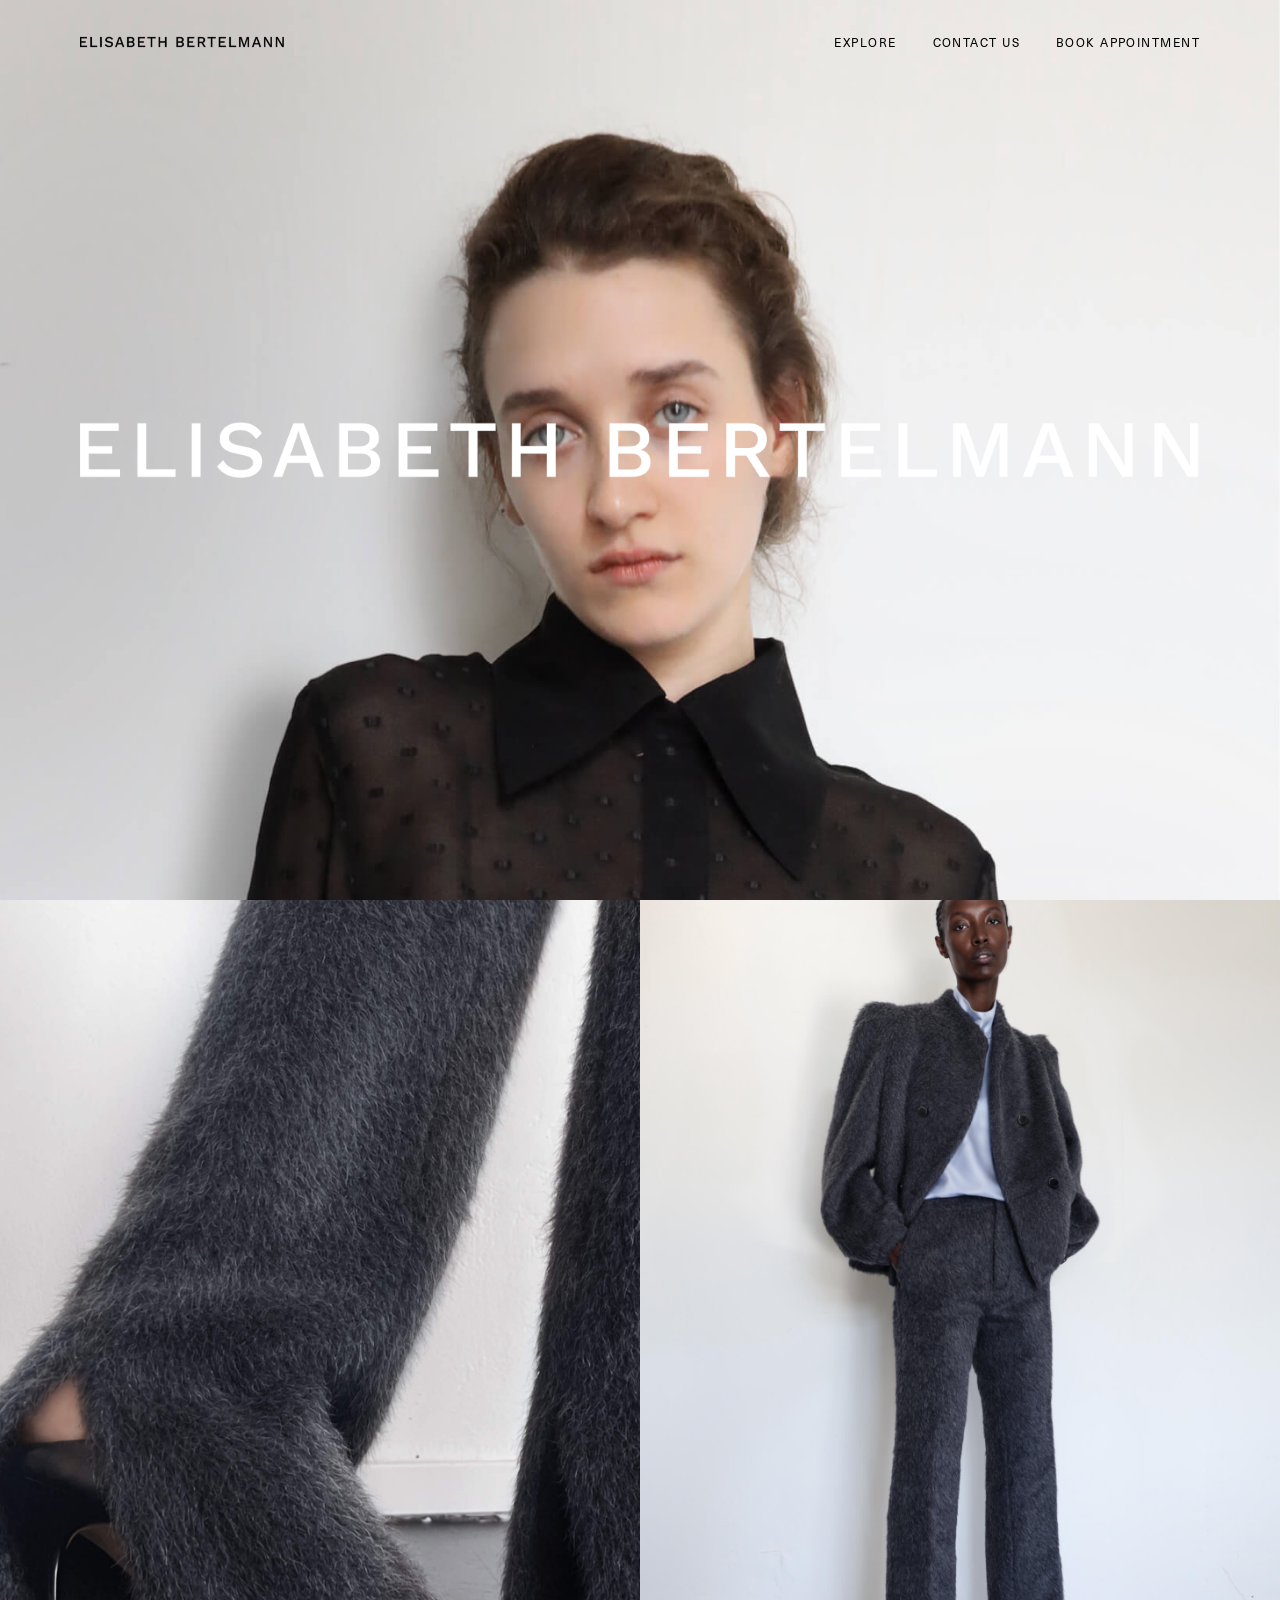
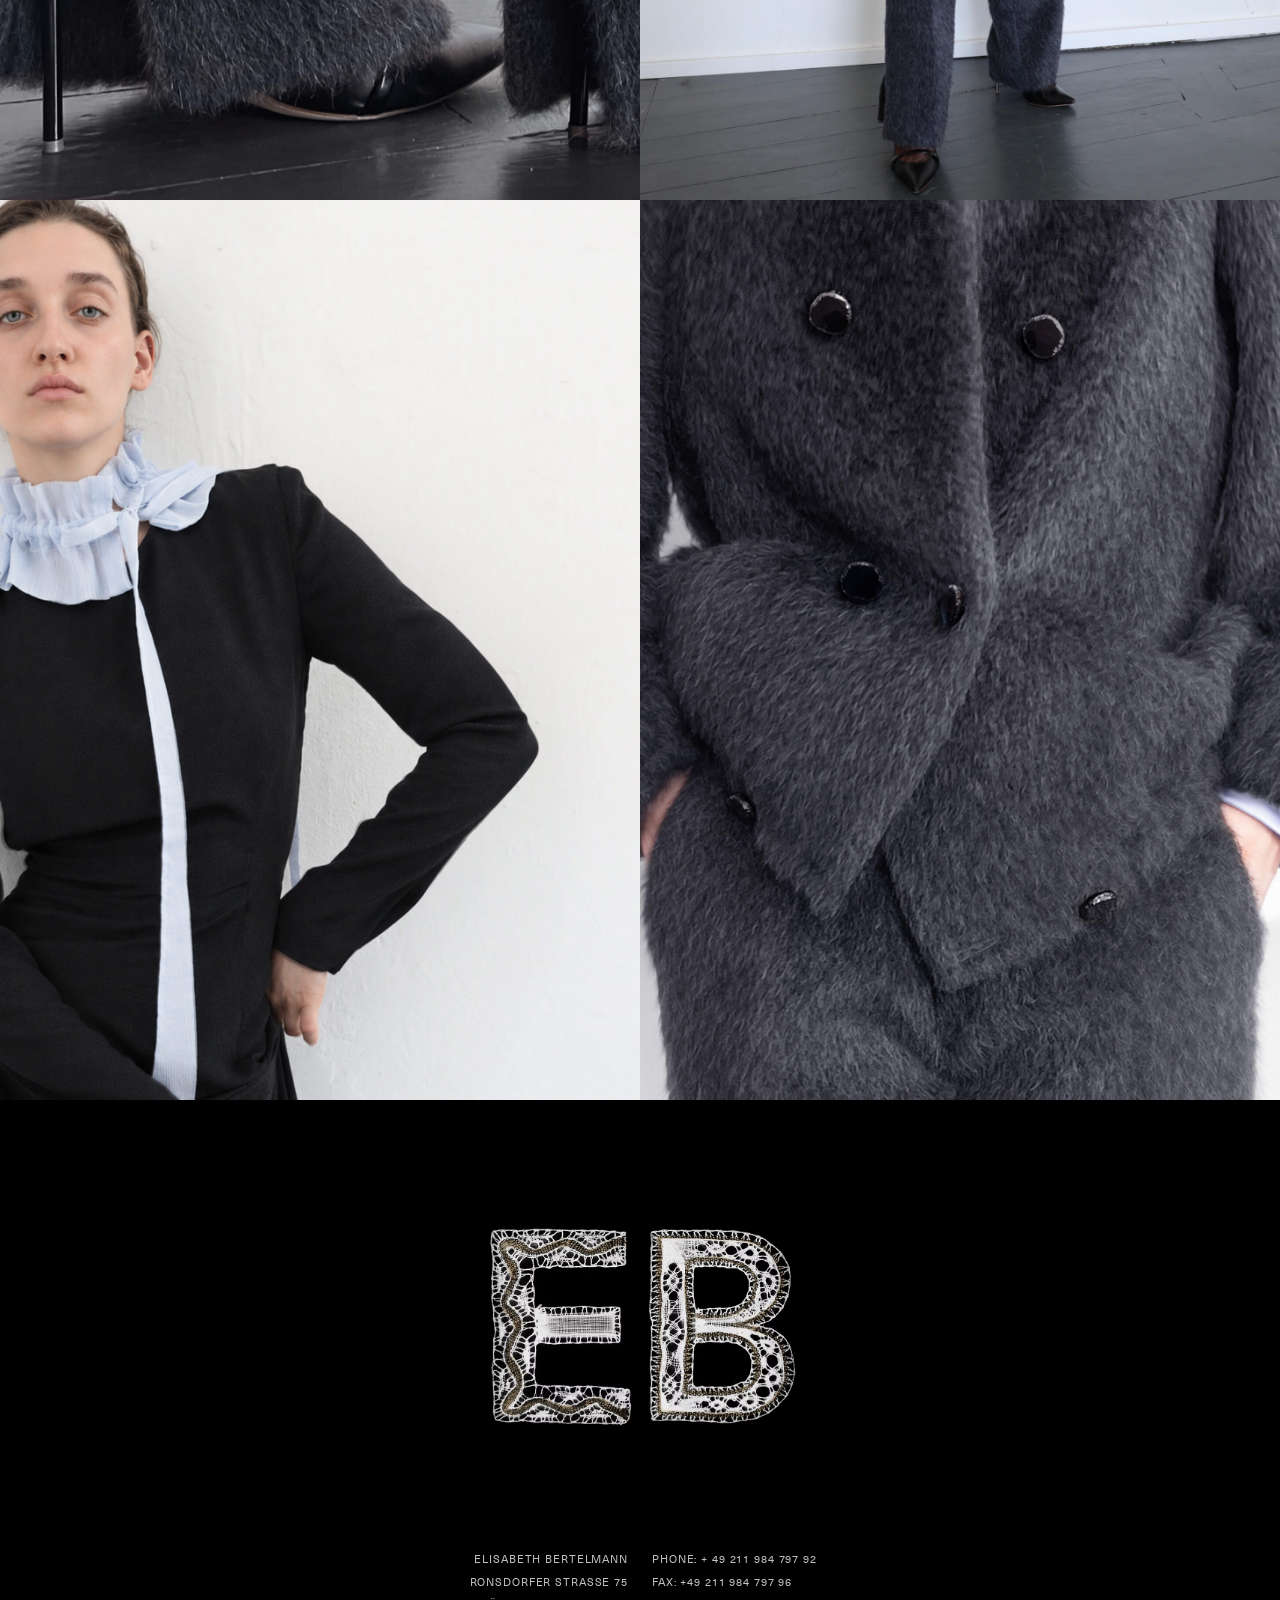
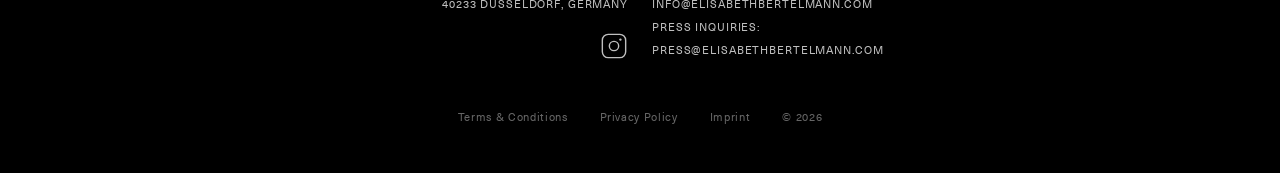
<file: index.html>
<!DOCTYPE html>
<html lang="en">
<head>
  <meta charset="UTF-8">
  <meta name="viewport" content="width=device-width, initial-scale=1.0">
  
  <title>Elisabeth Bertelmann — Womenswear & Bespoke Fashion Düsseldorf</title>
  <meta name="description" content="ELISABETH BERTELMANN creates contemporary womenswear and bespoke pieces in Düsseldorf. Traditional craftsmanship, ready-to-wear and made-to-measure clothing.">
  <meta name="robots" content="index, follow">
  <link rel="canonical" href="https://www.elisabethbertelmann.com/">

  <!-- Open Graph -->
  <meta property="og:type" content="website">
  <meta property="og:title" content="Elisabeth Bertelmann — Womenswear & Bespoke Fashion Düsseldorf">
  <meta property="og:description" content="ELISABETH BERTELMANN creates contemporary womenswear and bespoke pieces in Düsseldorf. Traditional craftsmanship, ready-to-wear and made-to-measure clothing.">
  <meta property="og:url" content="https://www.elisabethbertelmann.com/">
  <meta property="og:image" content="https://www.elisabethbertelmann.com/images/hero-eb.jpg">
  <meta property="og:site_name" content="Elisabeth Bertelmann">

  <!-- Twitter Card -->
  <meta name="twitter:card" content="summary_large_image">
  <meta name="twitter:title" content="Elisabeth Bertelmann — Womenswear & Bespoke Fashion Düsseldorf">
  <meta name="twitter:description" content="ELISABETH BERTELMANN creates contemporary womenswear and bespoke pieces in Düsseldorf. Traditional craftsmanship, ready-to-wear and made-to-measure clothing.">
  <meta name="twitter:image" content="https://www.elisabethbertelmann.com/images/hero-eb.jpg">
  <link rel="icon" type="image/png" href="images/favicon.png">
  <link rel="stylesheet" href="css/style.css">
  <link rel="stylesheet" href="css/home.css">
  <style>
    body { background: #000; }
    .section-hero__wordmark img { filter: brightness(0) invert(1); }
    @media (max-width: 599px),
           (max-width: 1024px) and (orientation: portrait) {
      .section-hero__wordmark { display: none; }
    }
    /* Mobile splits: 4:5 cells (like Explore), motif centered */
    @media (max-width: 599px) {
      .section-split { height: auto; }
      .section-split__col { height: auto; aspect-ratio: 4 / 5; }
      .section-split__col:first-child img,
      .section-split__col:first-child video,
      .section-split__col:last-child img,
      .section-split__col:last-child video { object-position: center center; }
    }
  </style>
</head>
<body>

  <!-- NAVIGATION — always transparent -->
  <nav class="nav nav--black" id="nav">
    <div class="nav__logo">
      <a href="index.html">
        <img src="images/logo.svg" alt="Elisabeth Bertelmann">
      </a>
    </div>
    <ul class="nav__links">
      <li><a href="pages/explore.html">Explore</a></li>
      <li><a href="pages/contact.html">Contact Us</a></li>
      <li><a href="pages/book-appointment.html">Book Appointment</a></li>
    </ul>
    <button class="nav__hamburger" aria-label="Menu" aria-expanded="false">
      <span></span><span></span><span></span>
    </button>
  </nav>

  <!-- MOBILE MENU -->
  <div class="nav__mobile-menu" role="dialog" aria-label="Navigation">
    <a href="pages/explore.html">Explore</a>
    <a href="pages/contact.html">Contact Us</a>
    <a href="https://www.instagram.com/elisabethbertelmann/" target="_blank" rel="noopener">Instagram</a>
    <a href="pages/book-appointment.html">Book Appointment</a>
  </div>

  <!-- WORDMARK — fixed, fades on scroll, spans full width -->
  <div class="section-hero__wordmark" aria-hidden="true">
    <img src="images/logo.svg" alt="Elisabeth Bertelmann">
  </div>

  <main>

    <!-- HERO — 100vh, image only (no wordmark inside) -->
    <section class="section-hero">
      <picture>
        <!-- Mobile + Tablet portrait: single image -->
        <source media="(max-width: 1024px) and (orientation: portrait)" srcset="images/hero-eb-mobile.jpg">
        <img
          class="section-media"
          src="images/hero-eb.jpg"
          alt="Elisabeth Bertelmann"
          loading="eager"
        >
      </picture>
      <!--
        TO USE VIDEO INSTEAD:
        Remove the <img> above and uncomment:
        <video class="section-media" autoplay muted loop playsinline>
          <source src="images/hero.mp4" type="video/mp4">
        </video>
      -->
    </section>

    <!-- SPLIT 1 -->
    <section class="section-split">
      <div class="section-split__col">
        <img src="images/home-split1-left.jpg" alt="Elisabeth Bertelmann Collection" loading="lazy">
      </div>
      <div class="section-split__col">
        <img src="images/home-split1-right.jpg" alt="Elisabeth Bertelmann Collection" loading="lazy">
      </div>
    </section>

    <!-- SPLIT 2 -->
    <section class="section-split">
      <div class="section-split__col">
        <img src="images/home-split2-left.jpg" alt="Elisabeth Bertelmann Collection" loading="lazy">
      </div>
      <div class="section-split__col">
        <img src="images/home-split2-right.jpg" alt="Elisabeth Bertelmann Collection" loading="lazy">
      </div>
    </section>

  </main>

  <!-- FOOTER -->
  <footer class="footer">
    <div class="footer__monogram">
      <img src="images/footer-monogram.jpg" alt="EB">
    </div>
    <div class="footer__info">
      <div class="footer__info-left">
        <p>ELISABETH BERTELMANN</p>
        <p>RONSDORFER STRASSE 75</p>
        <p>40233 DÜSSELDORF, GERMANY</p>
        <a href="https://www.instagram.com/elisabethbertelmann/" target="_blank" rel="noopener" class="footer__instagram-icon" aria-label="Instagram">
          <svg viewBox="0 0 24 24" fill="none" stroke="currentColor" stroke-width="1.2" stroke-linecap="round" stroke-linejoin="round">
            <rect x="2" y="2" width="20" height="20" rx="5" ry="5"/>
            <circle cx="12" cy="12" r="4"/>
            <circle cx="17.5" cy="6.5" r="1" fill="currentColor" stroke="none"/>
          </svg>
        </a>
      </div>
      <div class="footer__info-right">
        <a href="tel:+4921198479792">PHONE: + 49 211 984 797 92</a>
        <a href="tel:+4921198479796">FAX: +49 211 984 797 96</a>
        <a href="mailto:info@elisabethbertelmann.com">INFO@ELISABETHBERTELMANN.COM</a>
        <p>PRESS INQUIRIES:</p>
        <a href="mailto:press@elisabethbertelmann.com">PRESS@ELISABETHBERTELMANN.COM</a>
      </div>
    </div>
    <div class="footer__legal">
      <a href="pages/terms.html">Terms &amp; Conditions</a>
      <a href="pages/privacy.html">Privacy Policy</a>
      <a href="pages/imprint.html">Imprint</a>
      <span>© 2026</span>
    </div>
  </footer>

  <script src="js/nav.js"></script>
</body>
</html>
</file>
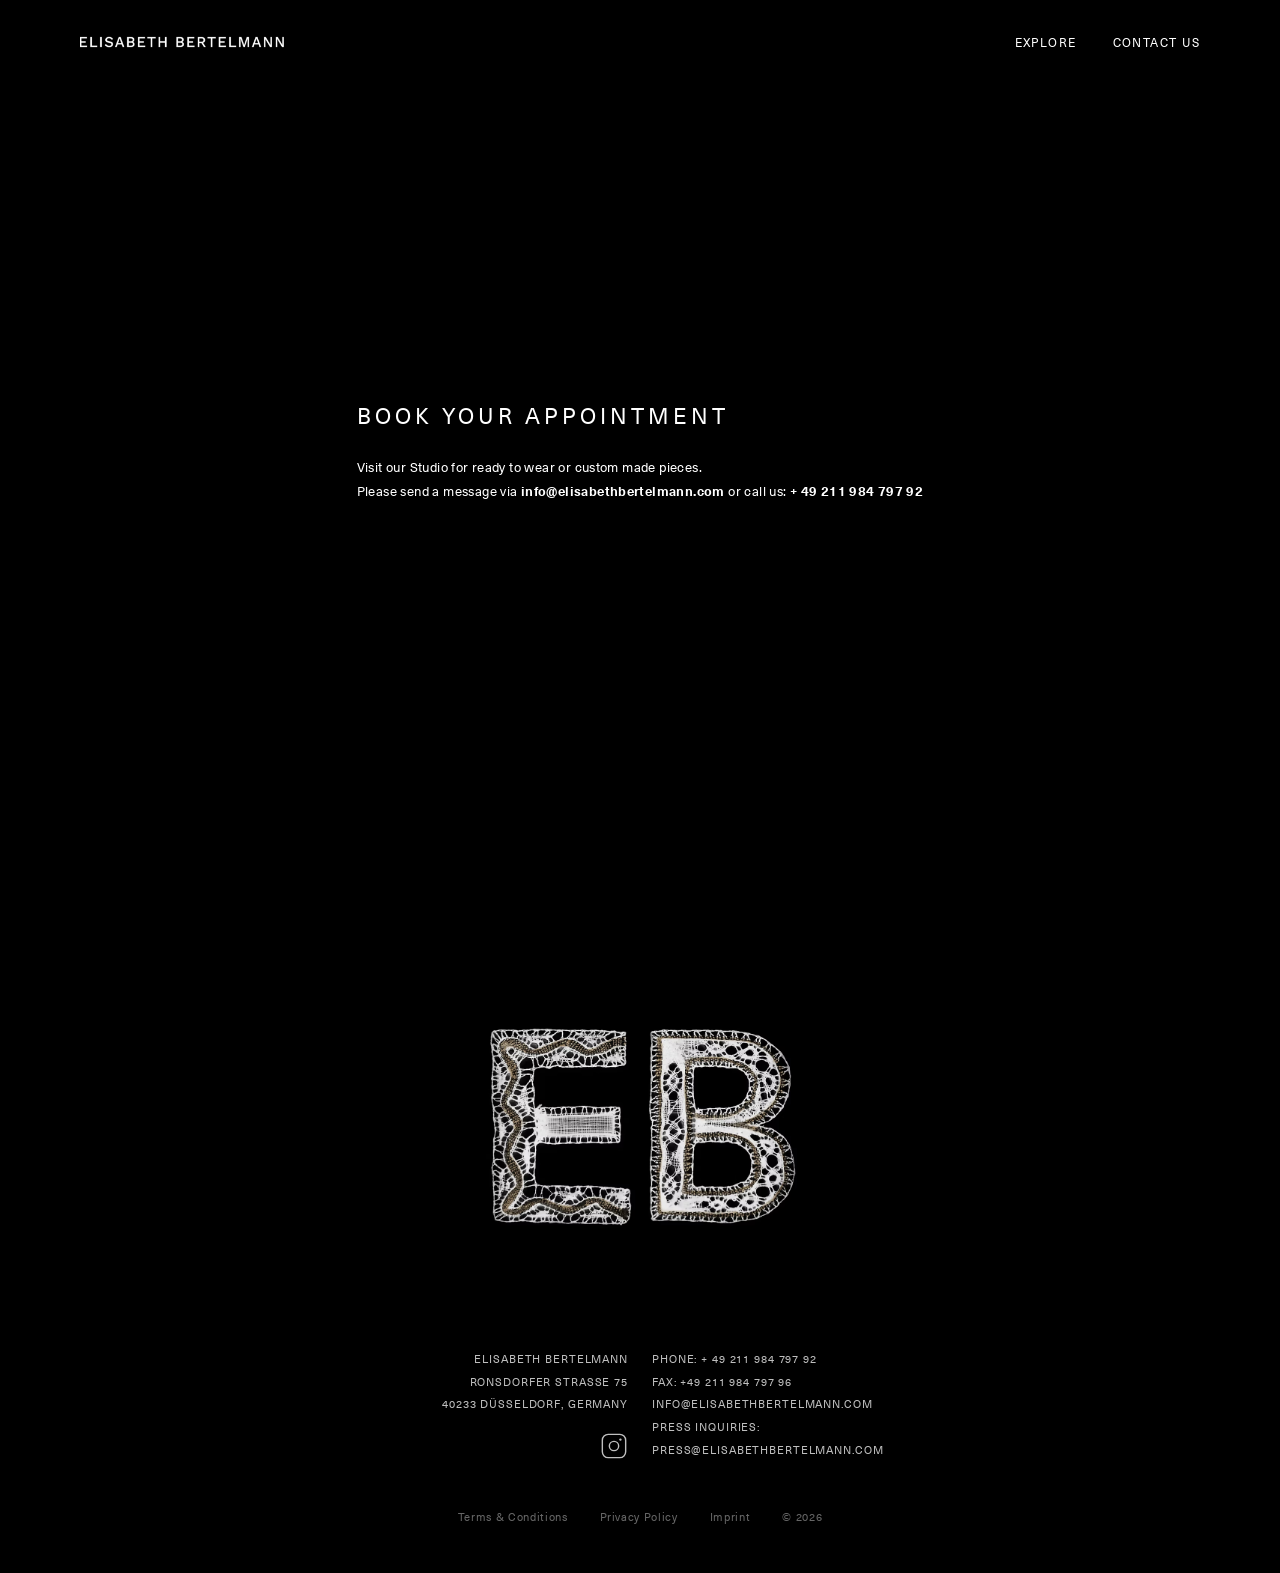
<file: pages/book-appointment.html>
<!DOCTYPE html>
<html lang="en">
<head>
  <meta charset="UTF-8">
  <meta name="viewport" content="width=device-width, initial-scale=1.0">
  
  <title>Book Appointment — Elisabeth Bertelmann</title>
  <meta name="description" content="Book your personal appointment at Studio Elisabeth Bertelmann in Düsseldorf. We welcome you for bespoke consultations and ready-to-wear fittings.">
  <meta name="robots" content="index, follow">
  <link rel="canonical" href="https://www.elisabethbertelmann.com/book-appointment">

  <!-- Open Graph -->
  <meta property="og:type" content="website">
  <meta property="og:title" content="Book Appointment — Elisabeth Bertelmann">
  <meta property="og:description" content="Book your personal appointment at Studio Elisabeth Bertelmann in Düsseldorf. We welcome you for bespoke consultations and ready-to-wear fittings.">
  <meta property="og:url" content="https://www.elisabethbertelmann.com/book-appointment">
  <meta property="og:image" content="https://www.elisabethbertelmann.com/images/home-hero.jpg">
  <meta property="og:site_name" content="Elisabeth Bertelmann">

  <!-- Twitter Card -->
  <meta name="twitter:card" content="summary_large_image">
  <meta name="twitter:title" content="Book Appointment — Elisabeth Bertelmann">
  <meta name="twitter:description" content="Book your personal appointment at Studio Elisabeth Bertelmann in Düsseldorf. We welcome you for bespoke consultations and ready-to-wear fittings.">
  <meta name="twitter:image" content="https://www.elisabethbertelmann.com/images/home-hero.jpg">
  <link rel="icon" type="image/png" href="../images/favicon.png">
  <link rel="stylesheet" href="../css/style.css">
  <style>
    body { background: #000; }

    .book-page {
      min-height: 100vh;
      display: flex;
      align-items: center;
      justify-content: center;
      padding: 0 40px;
    }

    @media (min-width: 600px) and (max-width: 1024px) {
      .book-page {
        padding: 0 60px;
        justify-content: flex-start;
      }
    }

    @media (max-width: 599px) {
      .book-page {
        padding: 0 24px;
        justify-content: flex-start;
      }
    }

    .book-page__content {
      text-align: left;
    }

    .book-page__title {
      font-family: var(--font-body);
      font-weight: 400;
      font-size: clamp(16px, 2vw, 22px);
      letter-spacing: 0.18em;
      text-transform: uppercase;
      color: #fff;
      margin-bottom: 24px;
    }

    .book-page__text {
      font-family: var(--font-body);
      font-weight: 400;
      font-size: 13px;
      letter-spacing: 0.03em;
      line-height: 1.8;
      color: #fff;
    }

    .book-page__text a {
      color: #fff;
      font-weight: 700;
      transition: opacity 0.2s ease;
    }

    .book-page__text a:hover {
      opacity: 0.6;
    }
  </style>
</head>
<body>

  <!-- NAVIGATION -->
  <nav class="nav" id="nav">
    <div class="nav__logo">
      <a href="../index.html">
        <img src="../images/logo.svg" alt="Elisabeth Bertelmann">
      </a>
    </div>
    <ul class="nav__links">
      <li><a href="explore.html">Explore</a></li>
      <li><a href="contact.html">Contact Us</a></li>
    </ul>
    <button class="nav__hamburger" aria-label="Menu" aria-expanded="false">
      <span></span><span></span><span></span>
    </button>
  </nav>

  <!-- MOBILE MENU -->
  <div class="nav__mobile-menu" role="dialog" aria-label="Navigation">
    <a href="explore.html">Explore</a>
    <a href="https://www.instagram.com/elisabethbertelmann/" target="_blank" rel="noopener">Instagram</a>
    <a href="contact.html">Contact Us</a>
  </div>

  <!-- CONTENT -->
  <main class="book-page">
    <div class="book-page__content">
      <h1 class="book-page__title">Book Your Appointment</h1>
      <p class="book-page__text">
        Visit our Studio for ready to wear or custom made pieces.<br>
        Please send a message via <a href="mailto:info@elisabethbertelmann.com">info@elisabethbertelmann.com</a> or call us: <a href="tel:+4921198479792">+ 49 211 984 797 92</a>
      </p>
    </div>
  </main>

  <!-- FOOTER -->
  <footer class="footer">
    <div class="footer__monogram">
      <img src="../images/footer-monogram.jpg" alt="EB">
    </div>
    <div class="footer__info">
      <div class="footer__info-left">
        <p>ELISABETH BERTELMANN</p>
        <p>RONSDORFER STRASSE 75</p>
        <p>40233 DÜSSELDORF, GERMANY</p>
        <a href="https://www.instagram.com/elisabethbertelmann/" target="_blank" rel="noopener" class="footer__instagram-icon" aria-label="Instagram">
          <svg viewBox="0 0 24 24" fill="none" stroke="currentColor" stroke-width="1.2" stroke-linecap="round" stroke-linejoin="round">
            <rect x="2" y="2" width="20" height="20" rx="5" ry="5"/>
            <circle cx="12" cy="12" r="4"/>
            <circle cx="17.5" cy="6.5" r="1" fill="currentColor" stroke="none"/>
          </svg>
        </a>
      </div>
      <div class="footer__info-right">
        <a href="tel:+4921198479792">PHONE: + 49 211 984 797 92</a>
        <a href="tel:+4921198479796">FAX: +49 211 984 797 96</a>
        <a href="mailto:info@elisabethbertelmann.com">INFO@ELISABETHBERTELMANN.COM</a>
        <p>PRESS INQUIRIES:</p>
        <a href="mailto:press@elisabethbertelmann.com">PRESS@ELISABETHBERTELMANN.COM</a>
      </div>
    </div>
    <div class="footer__legal">
      <a href="terms.html">Terms &amp; Conditions</a>
      <a href="privacy.html">Privacy Policy</a>
      <a href="imprint.html">Imprint</a>
      <span>© 2026</span>
    </div>
  </footer>

  <script src="../js/nav.js"></script>
</body>
</html>
</file>
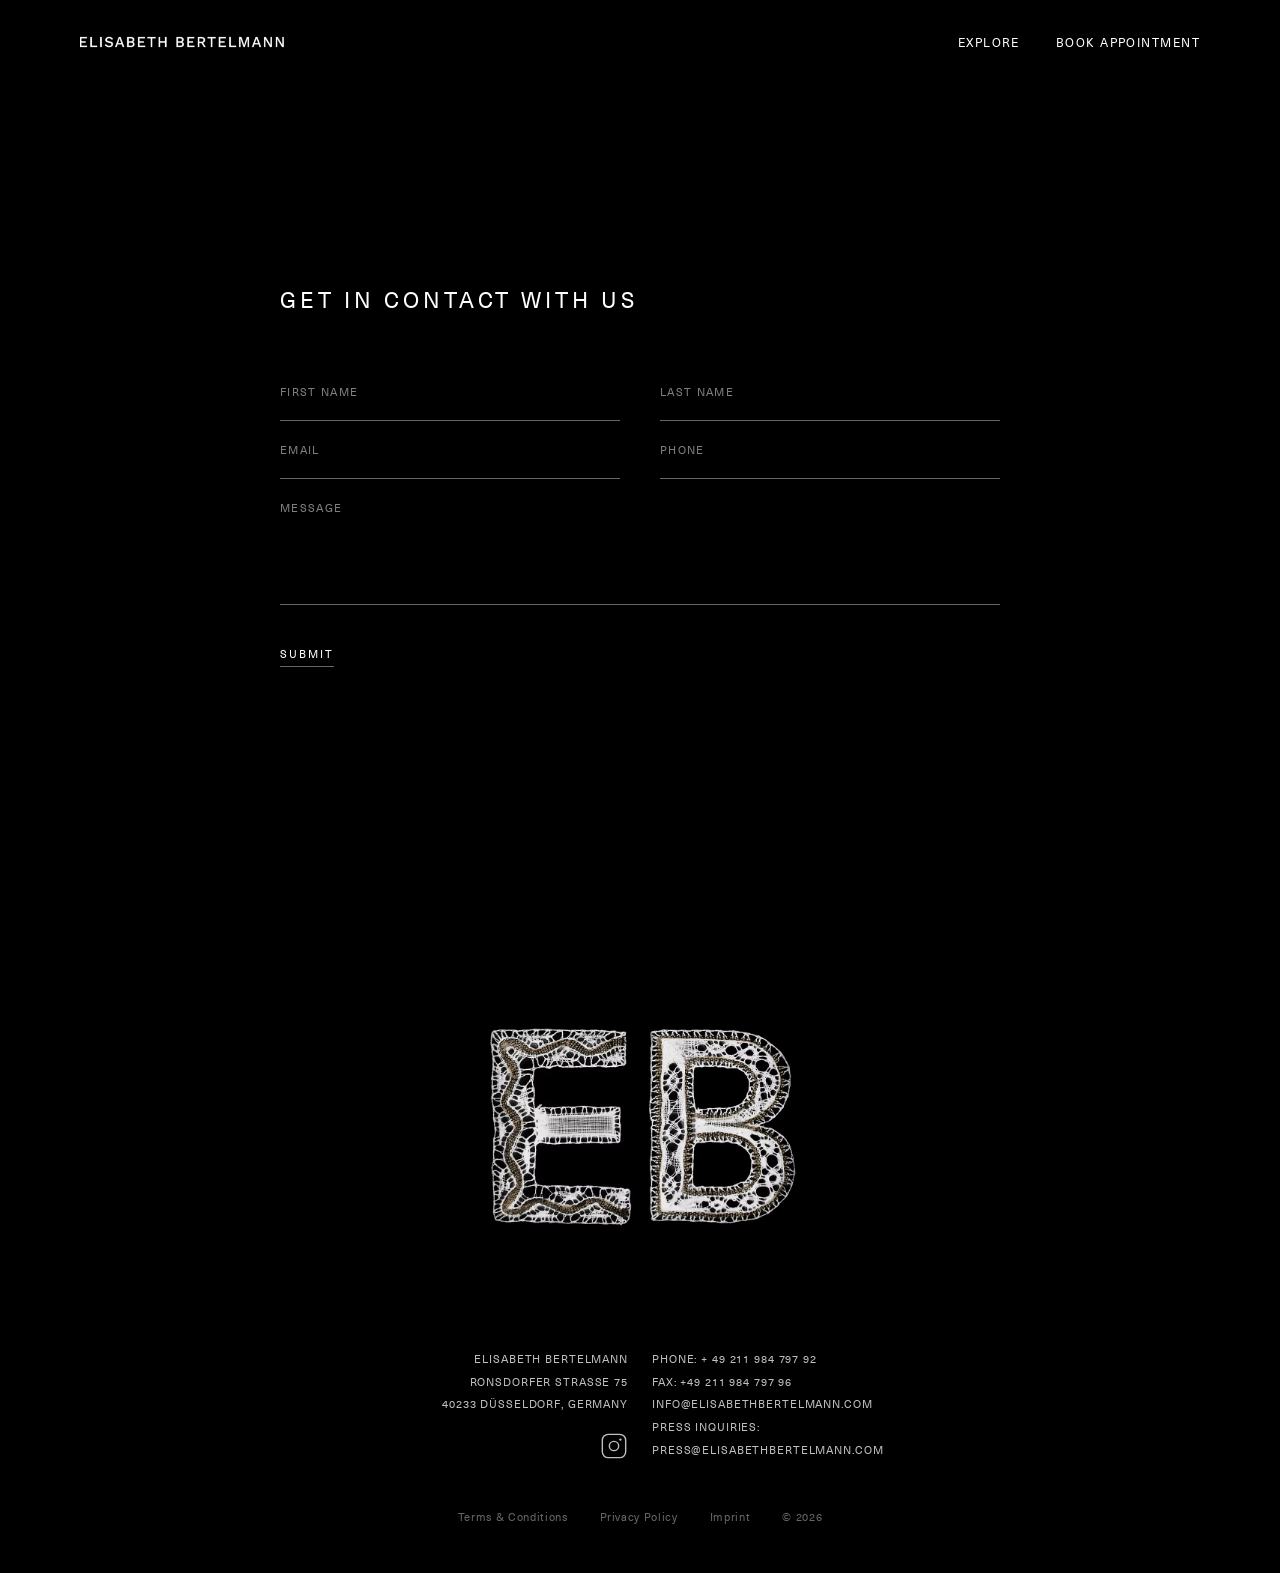
<file: pages/contact.html>
<!DOCTYPE html>
<html lang="en">
<head>
  <meta charset="UTF-8">
  <meta name="viewport" content="width=device-width, initial-scale=1.0">
  
  <title>Contact Us — Elisabeth Bertelmann</title>
  <meta name="description" content="Get in touch with Studio Elisabeth Bertelmann. Book a personal appointment or send us your enquiry.">
  <meta name="robots" content="index, follow">
  <link rel="canonical" href="https://www.elisabethbertelmann.com/contact">

  <!-- Open Graph -->
  <meta property="og:type" content="website">
  <meta property="og:title" content="Contact Us — Elisabeth Bertelmann">
  <meta property="og:description" content="Get in touch with Studio Elisabeth Bertelmann. Book a personal appointment or send us your enquiry.">
  <meta property="og:url" content="https://www.elisabethbertelmann.com/contact">
  <meta property="og:image" content="https://www.elisabethbertelmann.com/images/home-hero.jpg">
  <meta property="og:site_name" content="Elisabeth Bertelmann">

  <!-- Twitter Card -->
  <meta name="twitter:card" content="summary_large_image">
  <meta name="twitter:title" content="Contact Us — Elisabeth Bertelmann">
  <meta name="twitter:description" content="Get in touch with Studio Elisabeth Bertelmann. Book a personal appointment or send us your enquiry.">
  <meta name="twitter:image" content="https://www.elisabethbertelmann.com/images/home-hero.jpg">
  <link rel="icon" type="image/png" href="../images/favicon.png">
  <link rel="stylesheet" href="../css/style.css">
  <style>
    body { background: #000; }

    .contact-page {
      position: relative;
      height: 100vh;
      display: flex;
      align-items: center;
      justify-content: center;
      overflow: hidden;
      background: #000;
    }

    .contact-page__bg {
      position: absolute;
      inset: 0;
      z-index: 0;
    }

    .contact-page__bg img,
    .contact-page__bg video {
      width: 100%;
      height: 100%;
      object-fit: cover;
      object-position: center;
    }



    .contact-page__content {
      position: relative;
      z-index: 1;
      width: 100%;
      max-width: 800px;
      padding: calc(var(--nav-height) + 60px) 40px 80px;
      text-align: left;
    }

    .contact-page__title {
      font-family: var(--font-body);
      font-weight: 400;
      font-size: clamp(16px, 1.8vw, 22px);
      letter-spacing: 0.18em;
      text-transform: uppercase;
      color: #fff;
      margin-bottom: 48px;
      text-align: left;
    }

    /* Form */
    .contact-form {
            display: flex;
      flex-direction: column;
      gap: 0;
      text-align: left;
    }

    .contact-form__row {
      display: grid;
      grid-template-columns: 1fr 1fr;
      gap: 0 40px;
    }

    .contact-form__field {
      display: flex;
      flex-direction: column;
      border-bottom: 1px solid rgba(255,255,255,0.4);
    }

    .contact-form__field--full {
      width: 100%;
    }

    .contact-form__field input,
    .contact-form__field textarea {
      display: block;
      width: 100%;
      border: none;
      outline: none;
      background: transparent;
      font-family: var(--font-body);
      font-size: 11px;
      letter-spacing: 0.12em;
      text-transform: uppercase;
      color: #fff;
      padding: 20px 0;
      resize: none;
      -webkit-appearance: none;
    }

    .contact-form__field input::placeholder,
    .contact-form__field textarea::placeholder {
      color: rgba(255,255,255,0.5);
    }

    .contact-form__field textarea {
      min-height: 100px;
    }

    .contact-form__submit {
      margin-top: 40px;
      width: auto;
      align-self: flex-start;
      font-family: var(--font-body);
      font-weight: 400;
      font-size: 11px;
      letter-spacing: 0.18em;
      text-transform: uppercase;
      color: #000;
      background: transparent;
      border: none;
      border-bottom: 1px solid rgba(255,255,255,0.4);
      padding: 0 0 4px 0;
      cursor: pointer;
      transition: opacity 0.2s ease;
    }

    .contact-form__submit:hover {
      opacity: 0.45;
    }

    .contact-form__success {
      display: none;
      font-family: var(--font-body);
      font-size: clamp(14px, 1.5vw, 18px);
      letter-spacing: 0.12em;
      text-transform: uppercase;
      color: #000;
      text-align: left;
    }

    @media (min-width: 600px) and (max-width: 1024px) {
      .contact-page {
        justify-content: flex-start;
        align-items: center;
      }
      .contact-page__content {
        padding: calc(var(--nav-height) + 40px) 60px 80px 60px;
        max-width: none;
        width: 100%;
      }
    }

    @media (max-width: 768px) {
      .contact-page__content {
        padding: calc(var(--nav-height) + 40px) 24px 60px 24px;
      }
    }

    </style>
</head>
<body>

  <!-- NAVIGATION -->
  <nav class="nav" id="nav">
    <div class="nav__logo">
      <a href="../index.html">
        <img src="../images/logo.svg" alt="Elisabeth Bertelmann">
      </a>
    </div>
    <ul class="nav__links">
      <li><a href="explore.html">Explore</a></li>
      <li><a href="book-appointment.html">Book Appointment</a></li>
    </ul>
    <button class="nav__hamburger" aria-label="Menu" aria-expanded="false">
      <span></span><span></span><span></span>
    </button>
  </nav>

  <div class="nav__mobile-menu" role="dialog" aria-label="Navigation">
    <a href="explore.html">Explore</a>
    <a href="https://www.instagram.com/elisabethbertelmann/" target="_blank" rel="noopener">Instagram</a>
    <a href="book-appointment.html">Book Appointment</a>
  </div>



  <!-- CONTENT -->
  <main class="contact-page">
    <div class="contact-page__content">
      <div class="contact-form__wrapper">
      <h1 class="contact-page__title">Get in Contact With Us</h1>

      <!-- Replace YOUR_FORM_ID with Formspree form ID once set up -->
      <form class="contact-form" action="https://formspree.io/f/xnjrraov" method="POST" id="contact-form">

        <div class="contact-form__row">
          <div class="contact-form__field">
            <input type="text" id="firstname" name="first_name" placeholder="First name" autocomplete="given-name" required>
          </div>
          <div class="contact-form__field">
            <input type="text" id="lastname" name="last_name" placeholder="Last name" autocomplete="family-name" required>
          </div>
        </div>

        <div class="contact-form__row">
          <div class="contact-form__field">
            <input type="email" id="email" name="email" placeholder="Email" autocomplete="email" required>
          </div>
          <div class="contact-form__field">
            <input type="tel" id="phone" name="phone" placeholder="Phone" autocomplete="tel">
          </div>
        </div>

        <div class="contact-form__field contact-form__field--full">
          <textarea id="message" name="message" rows="5" placeholder="Message" required></textarea>
        </div>

        <button type="submit" class="contact-form__submit" style="color:#fff !important;">Submit</button>
      </form>
      </div><!-- /.contact-form__wrapper -->

      <div id="success-msg" style="display:none; position:absolute; inset:0; display:none; align-items:center; justify-content:center;">
        <p style="font-family:var(--font-body); font-size:clamp(13px,1.2vw,16px); letter-spacing:0.14em; text-transform:uppercase; color:#000; text-align:center;">Thank you — we'll be in touch soon.</p>
      </div>
    </div>
  </main>

  <!-- FOOTER -->
  <footer class="footer">
    <div class="footer__monogram">
      <img src="../images/footer-monogram.jpg" alt="EB">
    </div>
    <div class="footer__info">
      <div class="footer__info-left">
        <p>ELISABETH BERTELMANN</p>
        <p>RONSDORFER STRASSE 75</p>
        <p>40233 DÜSSELDORF, GERMANY</p>
        <a href="https://www.instagram.com/elisabethbertelmann/" target="_blank" rel="noopener" class="footer__instagram-icon" aria-label="Instagram">
          <svg viewBox="0 0 24 24" fill="none" stroke="currentColor" stroke-width="1.2" stroke-linecap="round" stroke-linejoin="round">
            <rect x="2" y="2" width="20" height="20" rx="5" ry="5"/>
            <circle cx="12" cy="12" r="4"/>
            <circle cx="17.5" cy="6.5" r="1" fill="currentColor" stroke="none"/>
          </svg>
        </a>
      </div>
      <div class="footer__info-right">
        <a href="tel:+4921198479792">PHONE: + 49 211 984 797 92</a>
        <a href="tel:+4921198479796">FAX: +49 211 984 797 96</a>
        <a href="mailto:info@elisabethbertelmann.com">INFO@ELISABETHBERTELMANN.COM</a>
        <p>PRESS INQUIRIES:</p>
        <a href="mailto:press@elisabethbertelmann.com">PRESS@ELISABETHBERTELMANN.COM</a>
      </div>
    </div>
    <div class="footer__legal">
      <a href="terms.html">Terms &amp; Conditions</a>
      <a href="privacy.html">Privacy Policy</a>
      <a href="imprint.html">Imprint</a>
      <span>© 2026</span>
    </div>
  </footer>

  <script src="../js/nav.js"></script>
  <script>
    // Formspree AJAX submission
    const form = document.getElementById('contact-form');
    const successMsg = document.getElementById('success-msg');

    form.addEventListener('submit', async (e) => {
      e.preventDefault();
      const data = new FormData(form);
      const response = await fetch(form.action, {
        method: 'POST',
        body: data,
        headers: { 'Accept': 'application/json' }
      });
      if (response.ok) {
        // Hide headline and form
        document.querySelector('.contact-page__title').style.display = 'none';
        form.style.display = 'none';
        // Show success message
        successMsg.style.display = 'flex';
      }
    });
  </script>
</body>
</html>
</file>
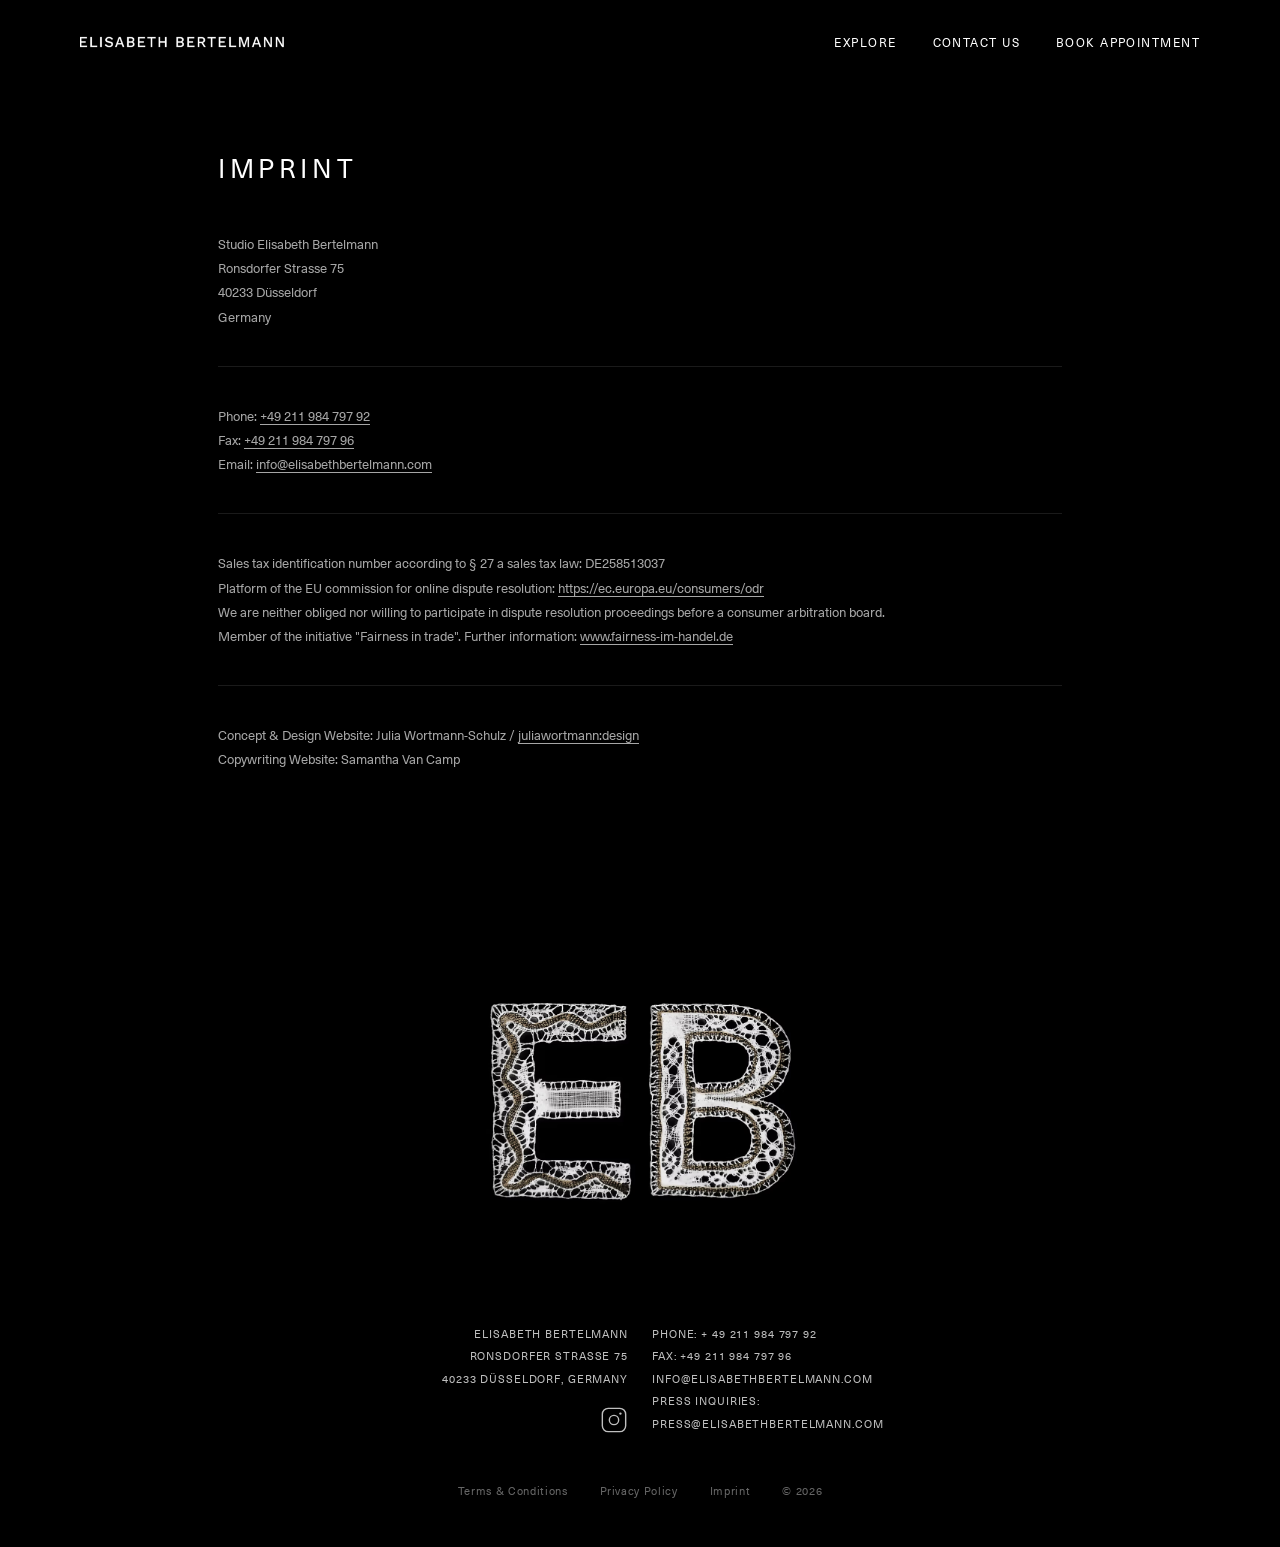
<file: pages/imprint.html>
<!DOCTYPE html>
<html lang="en">
<head>
  <meta charset="UTF-8">
  <meta name="viewport" content="width=device-width, initial-scale=1.0">
  
  <title>Imprint — Elisabeth Bertelmann</title>
  <meta name="description" content="Legal imprint of Studio Elisabeth Bertelmann, Ronsdorfer Strasse 75, 40233 Düsseldorf, Germany.">
  <meta name="robots" content="index, follow">
  <link rel="canonical" href="https://www.elisabethbertelmann.com/imprint">

  <!-- Open Graph -->
  <meta property="og:type" content="website">
  <meta property="og:title" content="Imprint — Elisabeth Bertelmann">
  <meta property="og:description" content="Legal imprint of Studio Elisabeth Bertelmann, Ronsdorfer Strasse 75, 40233 Düsseldorf, Germany.">
  <meta property="og:url" content="https://www.elisabethbertelmann.com/imprint">
  <meta property="og:image" content="https://www.elisabethbertelmann.com/images/home-hero.jpg">
  <meta property="og:site_name" content="Elisabeth Bertelmann">

  <!-- Twitter Card -->
  <meta name="twitter:card" content="summary_large_image">
  <meta name="twitter:title" content="Imprint — Elisabeth Bertelmann">
  <meta name="twitter:description" content="Legal imprint of Studio Elisabeth Bertelmann, Ronsdorfer Strasse 75, 40233 Düsseldorf, Germany.">
  <meta name="twitter:image" content="https://www.elisabethbertelmann.com/images/home-hero.jpg">
  <link rel="icon" type="image/png" href="../images/favicon.png">
  <link rel="stylesheet" href="../css/style.css">
  <style>
    body { background: #000; }

    .legal-page {
      padding: calc(var(--nav-height) + 80px) 10vw 100px;
      max-width: 1100px;
      margin: 0 auto;
    }

    .legal-page h1 {
      font-family: var(--font-body);
      font-weight: 400;
      font-size: clamp(18px, 2vw, 26px);
      letter-spacing: 0.18em;
      text-transform: uppercase;
      color: #fff;
      margin-bottom: 48px;
    }

    .legal-page h2 {
      font-family: var(--font-body);
      font-weight: 400;
      font-size: 13px;
      letter-spacing: 0.06em;
      color: #fff;
      margin: 36px 0 12px;
    }

    .legal-page p {
      font-family: var(--font-body);
      font-size: 13px;
      line-height: 1.4;
      color: rgba(255,255,255,0.65);
      margin-bottom: 6px;
    }

    .legal-page a {
      color: rgba(255,255,255,0.65);
      text-decoration: underline;
      text-underline-offset: 3px;
    }

    .legal-page a:hover { color: #fff; }

    .legal-page .divider {
      margin: 40px 0;
      border: none;
      border-top: 1px solid rgba(255,255,255,0.1);
    }
  @media (min-width: 600px) and (max-width: 1024px) {
    .legal-page {
      padding: calc(var(--nav-height) + 60px) 60px 80px;
    }
  }
  @media (max-width: 599px) {
    .legal-page {
      padding: calc(var(--nav-height) + 40px) 24px 80px;
    }
  }
  </style>
</head>
<body>

  <nav class="nav" id="nav">
    <div class="nav__logo">
      <a href="../index.html"><img src="../images/logo.svg" alt="Elisabeth Bertelmann"></a>
    </div>
    <ul class="nav__links">
      <li><a href="explore.html">Explore</a></li>
      <li><a href="contact.html">Contact Us</a></li>
      <li><a href="book-appointment.html">Book Appointment</a></li>
    </ul>
    <button class="nav__hamburger" aria-label="Menu" aria-expanded="false">
      <span></span><span></span><span></span>
    </button>
  </nav>

  <div class="nav__mobile-menu" role="dialog" aria-label="Navigation">
    <a href="explore.html">Explore</a>
    <a href="contact.html">Contact Us</a>
    <a href="https://www.instagram.com/elisabethbertelmann/" target="_blank" rel="noopener">Instagram</a>
    <a href="book-appointment.html">Book Appointment</a>
  </div>

  <main>
    <div class="legal-page">

      <h1>Imprint</h1>

      <p>Studio Elisabeth Bertelmann</p>
      <p>Ronsdorfer Strasse 75</p>
      <p>40233 Düsseldorf</p>
      <p>Germany</p>

      <hr class="divider">

      <p>Phone: <a href="tel:+4921198479792">+49 211 984 797 92</a></p>
      <p>Fax: <a href="tel:+4921198479796">+49 211 984 797 96</a></p>
      <p>Email: <a href="mailto:info@elisabethbertelmann.com">info@elisabethbertelmann.com</a></p>

      <hr class="divider">

      <p>Sales tax identification number according to § 27 a sales tax law: DE258513037</p>

      <p>Platform of the EU commission for online dispute resolution: <a href="https://ec.europa.eu/consumers/odr" target="_blank" rel="noopener">https://ec.europa.eu/consumers/odr</a></p>

      <p>We are neither obliged nor willing to participate in dispute resolution proceedings before a consumer arbitration board.</p>

      <p>Member of the initiative "Fairness in trade". Further information: <a href="https://www.fairness-im-handel.de" target="_blank" rel="noopener">www.fairness-im-handel.de</a></p>

      <hr class="divider">

      <p>Concept &amp; Design Website: Julia Wortmann-Schulz / <a href="https://www.juliawortmann.com/" target="_blank" rel="noopener">juliawortmann:design</a></p>
      <p>Copywriting Website: Samantha Van Camp</p>

    </div>
  </main>

  <footer class="footer">
    <div class="footer__monogram">
      <img src="../images/footer-monogram.jpg" alt="EB">
    </div>
    <div class="footer__info">
      <div class="footer__info-left">
        <p>ELISABETH BERTELMANN</p>
        <p>RONSDORFER STRASSE 75</p>
        <p>40233 DÜSSELDORF, GERMANY</p>
        <a href="https://www.instagram.com/elisabethbertelmann/" target="_blank" rel="noopener" class="footer__instagram-icon" aria-label="Instagram">
          <svg viewBox="0 0 24 24" fill="none" stroke="currentColor" stroke-width="1.2" stroke-linecap="round" stroke-linejoin="round">
            <rect x="2" y="2" width="20" height="20" rx="5" ry="5"/>
            <circle cx="12" cy="12" r="4"/>
            <circle cx="17.5" cy="6.5" r="1" fill="currentColor" stroke="none"/>
          </svg>
        </a>
      </div>
      <div class="footer__info-right">
        <a href="tel:+4921198479792">PHONE: + 49 211 984 797 92</a>
        <a href="tel:+4921198479796">FAX: +49 211 984 797 96</a>
        <a href="mailto:info@elisabethbertelmann.com">INFO@ELISABETHBERTELMANN.COM</a>
        <p>PRESS INQUIRIES:</p>
        <a href="mailto:press@elisabethbertelmann.com">PRESS@ELISABETHBERTELMANN.COM</a>
      </div>
    </div>
    <div class="footer__legal">
      <a href="terms.html">Terms &amp; Conditions</a>
      <a href="privacy.html">Privacy Policy</a>
      <a href="imprint.html">Imprint</a>
      <span>© 2026</span>
    </div>
  </footer>

  <script src="../js/nav.js"></script>
</body>
</html>
</file>
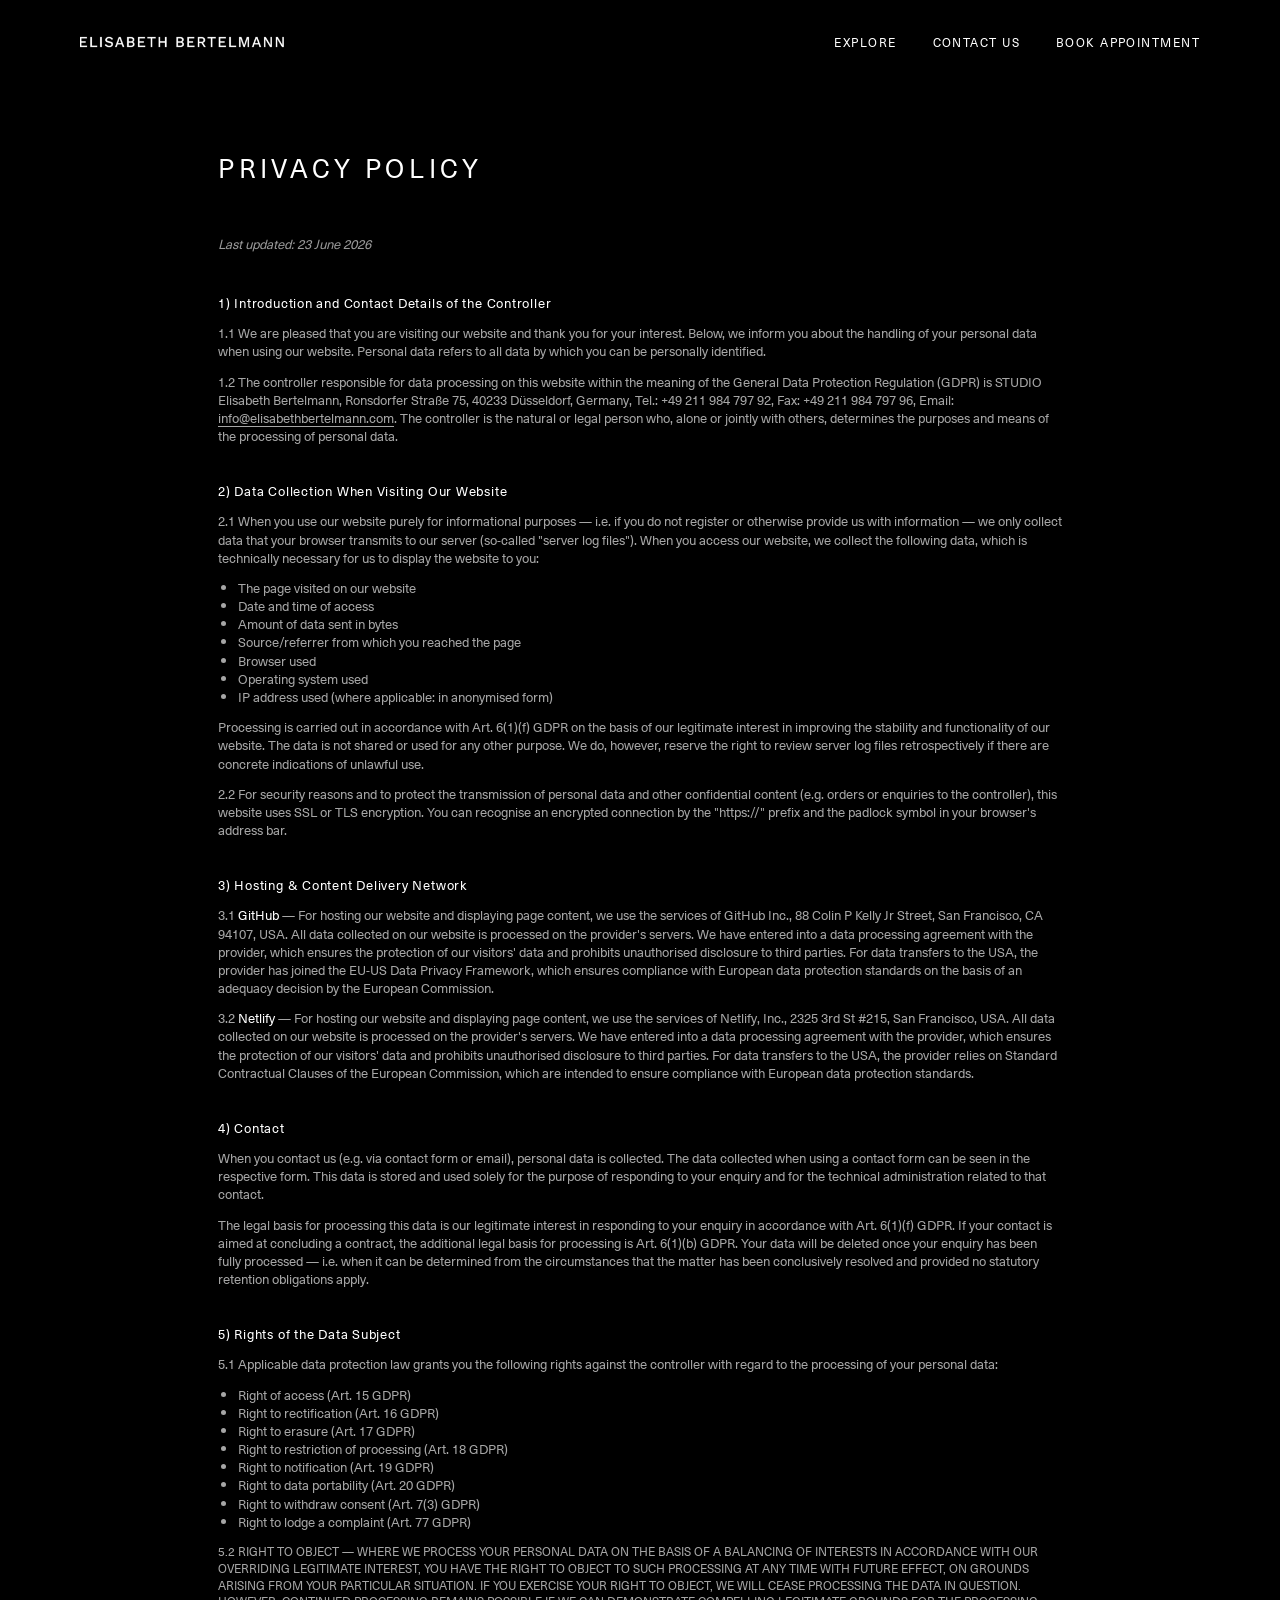
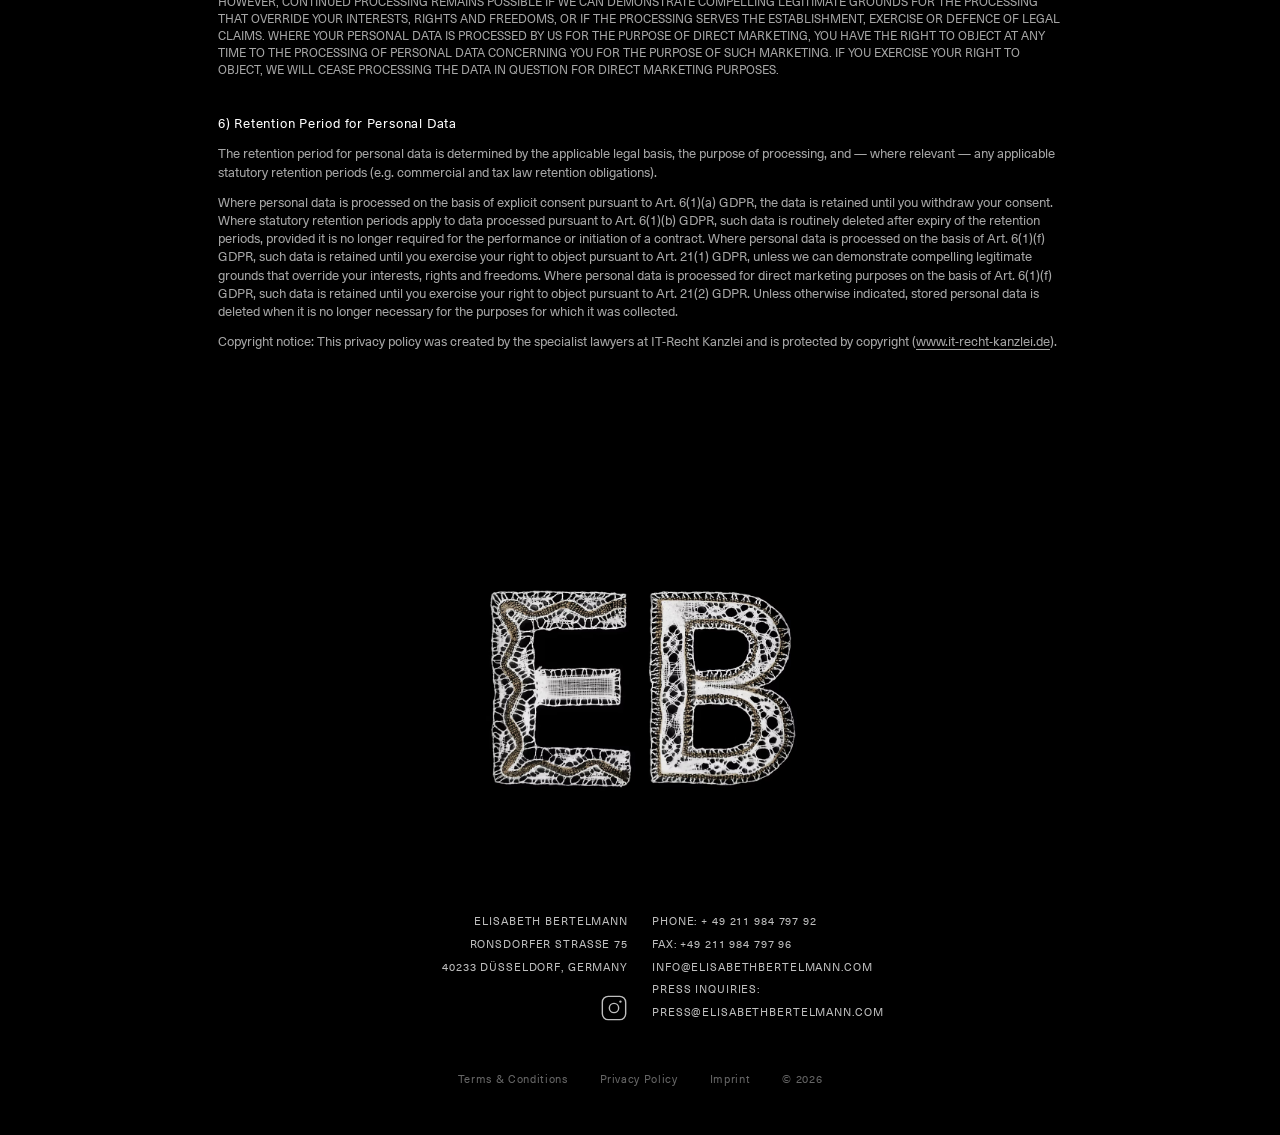
<file: pages/privacy.html>
<!DOCTYPE html>
<html lang="en">
<head>
  <meta charset="UTF-8">
  <meta name="viewport" content="width=device-width, initial-scale=1.0">
  
  <title>Privacy Policy — Elisabeth Bertelmann</title>
  <meta name="description" content="Privacy Policy of Studio Elisabeth Bertelmann.">
  <meta name="robots" content="index, follow">
  <link rel="canonical" href="https://www.elisabethbertelmann.com/privacy">

  <!-- Open Graph -->
  <meta property="og:type" content="website">
  <meta property="og:title" content="Privacy Policy — Elisabeth Bertelmann">
  <meta property="og:description" content="Privacy Policy of Studio Elisabeth Bertelmann.">
  <meta property="og:url" content="https://www.elisabethbertelmann.com/privacy">
  <meta property="og:image" content="https://www.elisabethbertelmann.com/images/home-hero.jpg">
  <meta property="og:site_name" content="Elisabeth Bertelmann">

  <!-- Twitter Card -->
  <meta name="twitter:card" content="summary_large_image">
  <meta name="twitter:title" content="Privacy Policy — Elisabeth Bertelmann">
  <meta name="twitter:description" content="Privacy Policy of Studio Elisabeth Bertelmann.">
  <meta name="twitter:image" content="https://www.elisabethbertelmann.com/images/home-hero.jpg">
  <link rel="icon" type="image/png" href="../images/favicon.png">
  <link rel="stylesheet" href="../css/style.css">
  <style>
    body { background: #000; }

    .legal-page {
      padding: calc(var(--nav-height) + 80px) 10vw 100px;
      max-width: 1100px;
      margin: 0 auto;
    }

    .legal-page h1 {
      font-family: var(--font-body);
      font-weight: 400;
      font-size: clamp(18px, 2vw, 26px);
      letter-spacing: 0.18em;
      text-transform: uppercase;
      color: #fff;
      margin-bottom: 48px;
    }

    .legal-page .subtitle {
      font-family: var(--font-body);
      font-size: 13px;
      font-style: italic;
      color: rgba(255,255,255,0.6);
      margin-bottom: 40px;
      line-height: 1.4;
    }

    .legal-page h2 {
      font-family: var(--font-body);
      font-weight: 400;
      font-size: 13px;
      letter-spacing: 0.06em;
      color: #fff;
      margin: 36px 0 12px;
    }

    .legal-page p {
      font-family: var(--font-body);
      font-size: 13px;
      line-height: 1.4;
      color: rgba(255,255,255,0.65);
      margin-bottom: 12px;
    }

    .legal-page ul, .legal-page ol {
      font-family: var(--font-body);
      font-size: 13px;
      line-height: 1.4;
      color: rgba(255,255,255,0.65);
      padding-left: 20px;
      margin-bottom: 12px;
    }

    .legal-page .objection {
      color: rgba(255,255,255,0.65);
      text-transform: uppercase;
      font-size: 12px;
      line-height: 1.4;
      margin-bottom: 12px;
    }

    .legal-page a {
      color: rgba(255,255,255,0.65);
      text-decoration: underline;
      text-underline-offset: 3px;
    }

    .legal-page a:hover { color: #fff; }
  @media (min-width: 600px) and (max-width: 1024px) {
    .legal-page {
      padding: calc(var(--nav-height) + 60px) 60px 80px;
    }
  }
  @media (max-width: 599px) {
    .legal-page {
      padding: calc(var(--nav-height) + 40px) 24px 80px;
    }
  }
  </style>
</head>
<body>

  <nav class="nav" id="nav">
    <div class="nav__logo">
      <a href="../index.html"><img src="../images/logo.svg" alt="Elisabeth Bertelmann"></a>
    </div>
    <ul class="nav__links">
      <li><a href="explore.html">Explore</a></li>
      <li><a href="contact.html">Contact Us</a></li>
      <li><a href="book-appointment.html">Book Appointment</a></li>
    </ul>
    <button class="nav__hamburger" aria-label="Menu" aria-expanded="false">
      <span></span><span></span><span></span>
    </button>
  </nav>

  <div class="nav__mobile-menu" role="dialog" aria-label="Navigation">
    <a href="explore.html">Explore</a>
    <a href="contact.html">Contact Us</a>
    <a href="https://www.instagram.com/elisabethbertelmann/" target="_blank" rel="noopener">Instagram</a>
    <a href="book-appointment.html">Book Appointment</a>
  </div>

  <main>
    <div class="legal-page">

      <h1>Privacy Policy</h1>
      <p class="subtitle">Last updated: 23 June 2026</p>

      <h2>1) Introduction and Contact Details of the Controller</h2>
      <p>1.1 We are pleased that you are visiting our website and thank you for your interest. Below, we inform you about the handling of your personal data when using our website. Personal data refers to all data by which you can be personally identified.</p>
      <p>1.2 The controller responsible for data processing on this website within the meaning of the General Data Protection Regulation (GDPR) is STUDIO Elisabeth Bertelmann, Ronsdorfer Straße 75, 40233 Düsseldorf, Germany, Tel.: +49 211 984 797 92, Fax: +49 211 984 797 96, Email: <a href="mailto:info@elisabethbertelmann.com">info@elisabethbertelmann.com</a>. The controller is the natural or legal person who, alone or jointly with others, determines the purposes and means of the processing of personal data.</p>

      <h2>2) Data Collection When Visiting Our Website</h2>
      <p>2.1 When you use our website purely for informational purposes — i.e. if you do not register or otherwise provide us with information — we only collect data that your browser transmits to our server (so-called "server log files"). When you access our website, we collect the following data, which is technically necessary for us to display the website to you:</p>
      <ul>
        <li>The page visited on our website</li>
        <li>Date and time of access</li>
        <li>Amount of data sent in bytes</li>
        <li>Source/referrer from which you reached the page</li>
        <li>Browser used</li>
        <li>Operating system used</li>
        <li>IP address used (where applicable: in anonymised form)</li>
      </ul>
      <p>Processing is carried out in accordance with Art. 6(1)(f) GDPR on the basis of our legitimate interest in improving the stability and functionality of our website. The data is not shared or used for any other purpose. We do, however, reserve the right to review server log files retrospectively if there are concrete indications of unlawful use.</p>
      <p>2.2 For security reasons and to protect the transmission of personal data and other confidential content (e.g. orders or enquiries to the controller), this website uses SSL or TLS encryption. You can recognise an encrypted connection by the "https://" prefix and the padlock symbol in your browser's address bar.</p>

      <h2>3) Hosting &amp; Content Delivery Network</h2>
      <p>3.1 <strong style="color:#fff;font-weight:400;">GitHub</strong> — For hosting our website and displaying page content, we use the services of GitHub Inc., 88 Colin P Kelly Jr Street, San Francisco, CA 94107, USA. All data collected on our website is processed on the provider's servers. We have entered into a data processing agreement with the provider, which ensures the protection of our visitors' data and prohibits unauthorised disclosure to third parties. For data transfers to the USA, the provider has joined the EU-US Data Privacy Framework, which ensures compliance with European data protection standards on the basis of an adequacy decision by the European Commission.</p>
      <p>3.2 <strong style="color:#fff;font-weight:400;">Netlify</strong> — For hosting our website and displaying page content, we use the services of Netlify, Inc., 2325 3rd St #215, San Francisco, USA. All data collected on our website is processed on the provider's servers. We have entered into a data processing agreement with the provider, which ensures the protection of our visitors' data and prohibits unauthorised disclosure to third parties. For data transfers to the USA, the provider relies on Standard Contractual Clauses of the European Commission, which are intended to ensure compliance with European data protection standards.</p>

      <h2>4) Contact</h2>
      <p>When you contact us (e.g. via contact form or email), personal data is collected. The data collected when using a contact form can be seen in the respective form. This data is stored and used solely for the purpose of responding to your enquiry and for the technical administration related to that contact.</p>
      <p>The legal basis for processing this data is our legitimate interest in responding to your enquiry in accordance with Art. 6(1)(f) GDPR. If your contact is aimed at concluding a contract, the additional legal basis for processing is Art. 6(1)(b) GDPR. Your data will be deleted once your enquiry has been fully processed — i.e. when it can be determined from the circumstances that the matter has been conclusively resolved and provided no statutory retention obligations apply.</p>

      <h2>5) Rights of the Data Subject</h2>
      <p>5.1 Applicable data protection law grants you the following rights against the controller with regard to the processing of your personal data:</p>
      <ul>
        <li>Right of access (Art. 15 GDPR)</li>
        <li>Right to rectification (Art. 16 GDPR)</li>
        <li>Right to erasure (Art. 17 GDPR)</li>
        <li>Right to restriction of processing (Art. 18 GDPR)</li>
        <li>Right to notification (Art. 19 GDPR)</li>
        <li>Right to data portability (Art. 20 GDPR)</li>
        <li>Right to withdraw consent (Art. 7(3) GDPR)</li>
        <li>Right to lodge a complaint (Art. 77 GDPR)</li>
      </ul>
      <p class="objection">5.2 Right to Object — Where we process your personal data on the basis of a balancing of interests in accordance with our overriding legitimate interest, you have the right to object to such processing at any time with future effect, on grounds arising from your particular situation. If you exercise your right to object, we will cease processing the data in question. However, continued processing remains possible if we can demonstrate compelling legitimate grounds for the processing that override your interests, rights and freedoms, or if the processing serves the establishment, exercise or defence of legal claims. Where your personal data is processed by us for the purpose of direct marketing, you have the right to object at any time to the processing of personal data concerning you for the purpose of such marketing. If you exercise your right to object, we will cease processing the data in question for direct marketing purposes.</p>

      <h2>6) Retention Period for Personal Data</h2>
      <p>The retention period for personal data is determined by the applicable legal basis, the purpose of processing, and — where relevant — any applicable statutory retention periods (e.g. commercial and tax law retention obligations).</p>
      <p>Where personal data is processed on the basis of explicit consent pursuant to Art. 6(1)(a) GDPR, the data is retained until you withdraw your consent. Where statutory retention periods apply to data processed pursuant to Art. 6(1)(b) GDPR, such data is routinely deleted after expiry of the retention periods, provided it is no longer required for the performance or initiation of a contract. Where personal data is processed on the basis of Art. 6(1)(f) GDPR, such data is retained until you exercise your right to object pursuant to Art. 21(1) GDPR, unless we can demonstrate compelling legitimate grounds that override your interests, rights and freedoms. Where personal data is processed for direct marketing purposes on the basis of Art. 6(1)(f) GDPR, such data is retained until you exercise your right to object pursuant to Art. 21(2) GDPR. Unless otherwise indicated, stored personal data is deleted when it is no longer necessary for the purposes for which it was collected.</p>
      <p>Copyright notice: This privacy policy was created by the specialist lawyers at IT-Recht Kanzlei and is protected by copyright (<a href="https://www.it-recht-kanzlei.de" target="_blank" rel="noopener">www.it-recht-kanzlei.de</a>).</p>

    </div>
  </main>

  <footer class="footer">
    <div class="footer__monogram">
      <img src="../images/footer-monogram.jpg" alt="EB">
    </div>
    <div class="footer__info">
      <div class="footer__info-left">
        <p>ELISABETH BERTELMANN</p>
        <p>RONSDORFER STRASSE 75</p>
        <p>40233 DÜSSELDORF, GERMANY</p>
        <a href="https://www.instagram.com/elisabethbertelmann/" target="_blank" rel="noopener" class="footer__instagram-icon" aria-label="Instagram">
          <svg viewBox="0 0 24 24" fill="none" stroke="currentColor" stroke-width="1.2" stroke-linecap="round" stroke-linejoin="round">
            <rect x="2" y="2" width="20" height="20" rx="5" ry="5"/>
            <circle cx="12" cy="12" r="4"/>
            <circle cx="17.5" cy="6.5" r="1" fill="currentColor" stroke="none"/>
          </svg>
        </a>
      </div>
      <div class="footer__info-right">
        <a href="tel:+4921198479792">PHONE: + 49 211 984 797 92</a>
        <a href="tel:+4921198479796">FAX: +49 211 984 797 96</a>
        <a href="mailto:info@elisabethbertelmann.com">INFO@ELISABETHBERTELMANN.COM</a>
        <p>PRESS INQUIRIES:</p>
        <a href="mailto:press@elisabethbertelmann.com">PRESS@ELISABETHBERTELMANN.COM</a>
      </div>
    </div>
    <div class="footer__legal">
      <a href="terms.html">Terms &amp; Conditions</a>
      <a href="privacy.html">Privacy Policy</a>
      <a href="imprint.html">Imprint</a>
      <span>© 2026</span>
    </div>
  </footer>

  <script src="../js/nav.js"></script>
</body>
</html>
</file>
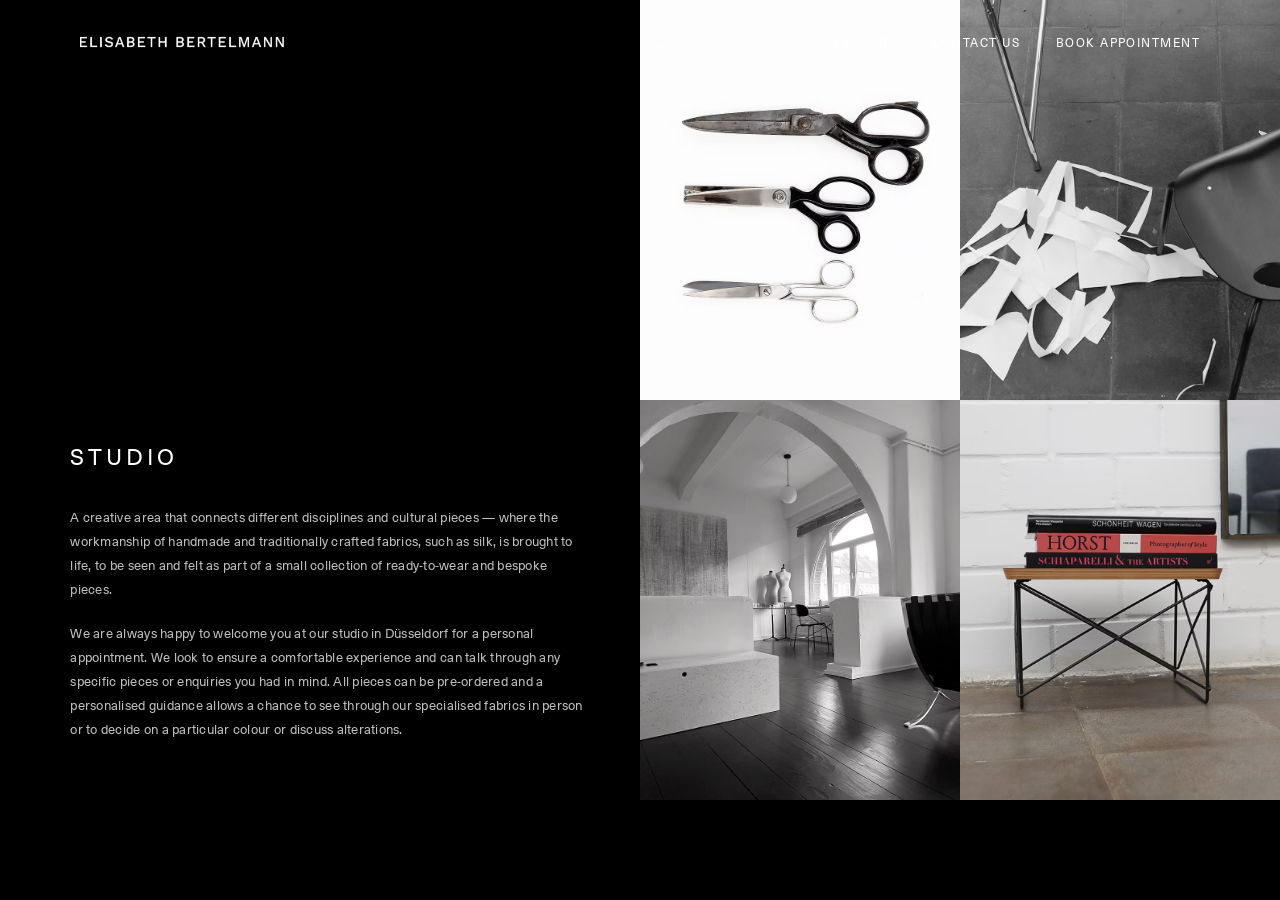
<file: pages/studio.html>
<!DOCTYPE html>
<html lang="en">
<head>
  <meta charset="UTF-8">
  <meta name="viewport" content="width=device-width, initial-scale=1.0">
  
  <title>Studio — Elisabeth Bertelmann</title>
  <meta name="description" content="Discover the ELISABETH BERTELMANN studio in Düsseldorf, explore the collection and experience private consultations and fittings by appointment.">
  <meta name="robots" content="index, follow">
  <link rel="canonical" href="https://www.elisabethbertelmann.com/studio">

  <!-- Open Graph -->
  <meta property="og:type" content="website">
  <meta property="og:title" content="Studio — Elisabeth Bertelmann">
  <meta property="og:description" content="Discover the ELISABETH BERTELMANN studio in Düsseldorf, explore the collection and experience private consultations and fittings by appointment.">
  <meta property="og:url" content="https://www.elisabethbertelmann.com/studio">
  <meta property="og:image" content="https://www.elisabethbertelmann.com/images/studio-1.jpg">
  <meta property="og:site_name" content="Elisabeth Bertelmann">

  <!-- Twitter Card -->
  <meta name="twitter:card" content="summary_large_image">
  <meta name="twitter:title" content="Studio — Elisabeth Bertelmann">
  <meta name="twitter:description" content="Discover the ELISABETH BERTELMANN studio in Düsseldorf, explore the collection and experience private consultations and fittings by appointment.">
  <meta name="twitter:image" content="https://www.elisabethbertelmann.com/images/studio-1.jpg">
  <link rel="icon" type="image/png" href="../images/favicon.png">
  <link rel="stylesheet" href="../css/style.css">
  <style>
    body { background: #000; }

    .craft-hero {
      display: grid;
      grid-template-columns: 50fr 50fr;
      align-items: start;
    }

    .craft-hero__black {
      background: #000;
      min-height: 100%;
    }

    /* ---- LEFT: sticky, full viewport height, text at bottom ---- */
    .craft-hero__text {
      position: sticky;
      top: 0;
      height: 100vh;
      background: #000;
      padding: 0 clamp(32px, 4vw, 120px) 64px clamp(48px, 5.5vw, 140px);
      display: flex;
      flex-direction: column;
      justify-content: flex-start;
      padding-top: calc(50vh - 0.75em);
      overflow: hidden;
    }

    .craft-hero__title {
      font-family: var(--font-body);
      font-weight: 400;
      font-size: clamp(16px, 1.8vw, 24px);
      letter-spacing: 0.18em;
      text-transform: uppercase;
      color: #fff;
      margin-bottom: 32px;
    }

    .craft-hero__body {
      font-family: var(--font-body);
      font-weight: 400;
      font-size: 13px;
      line-height: 1.85;
      letter-spacing: 0.02em;
      color: rgba(255,255,255,0.75);
    }

    .craft-hero__body p + p {
      margin-top: 20px;
    }

    /* ---- RIGHT: 2x2 image grid, 4:5 per cell ---- */
    .craft-hero__images {
      display: grid;
      grid-template-columns: 1fr 1fr;
    }

    .craft-hero__images .img-cell {
      aspect-ratio: 4 / 5;
      overflow: hidden;
    }

    .craft-hero__images .img-cell img {
      width: 100%;
      height: 100%;
      object-fit: cover;
      object-position: center;
      display: block;
    }

    /* ---- RESPONSIVE ---- */
    @media (min-width: 1920px) {
      .craft-hero__text {
        padding: 0 calc(4vw) 64px calc(4vw);
        padding-top: calc(50vh - 0.75em);
      }
    }

    @media (min-width: 2560px) {
      .craft-hero__title {
        font-size: clamp(24px, 1.4vw, 32px);
      }
      .craft-hero__body {
        font-size: clamp(14px, 0.75vw, 18px);
        line-height: 1.9;
      }
      .craft-hero__text {
        padding: 0 calc(5vw) 80px calc(5vw);
        padding-top: calc(50vh + 4.5em);
      }
    }

    @media (min-width: 3840px) {
      .craft-hero__title {
        font-size: clamp(28px, 1.1vw, 42px);
      }
      .craft-hero__body {
        font-size: clamp(16px, 0.6vw, 22px);
        line-height: 2;
      }
      .craft-hero__text {
        padding: 0 calc(6vw) 100px calc(6vw);
        padding-top: calc(50vh + 2em);
      }
    }

    @media (min-width: 600px) and (max-width: 1024px) {
      .craft-hero {
        grid-template-columns: 1fr;
      }
      .craft-hero__text {
        position: relative;
        height: auto;
        padding: calc(var(--nav-height) + 40px) 60px 48px 60px;
        justify-content: flex-start;
      }
      .craft-hero__images {
        display: grid;
        grid-template-columns: 1fr 1fr;
        width: 100%;
      }
      .craft-hero__images .img-cell {
        aspect-ratio: 4 / 5;
      }
    }

    @media (max-width: 900px) {
      .craft-hero {
        grid-template-columns: 1fr;
      }
      .craft-hero__black { display: none; }
      .craft-hero__text {
        position: relative;
        height: auto;
        min-height: 0;
        padding: calc(var(--nav-height) + 40px) 60px 48px 60px;
        justify-content: flex-start;
        overflow: visible;
      }
    }

    @media (max-width: 599px) {
      .craft-hero__text {
        padding: calc(var(--nav-height) + 40px) 24px 48px 24px;
      }
    }
  </style>
</head>
<body>

  <nav class="nav" id="nav">
    <div class="nav__logo">
      <a href="../index.html"><img src="../images/logo.svg" alt="Elisabeth Bertelmann"></a>
    </div>
    <ul class="nav__links">
      <li><a href="explore.html">Explore</a></li>
      <li><a href="contact.html">Contact Us</a></li>
      <li><a href="book-appointment.html">Book Appointment</a></li>
    </ul>
    <button class="nav__hamburger" aria-label="Menu" aria-expanded="false">
      <span></span><span></span><span></span>
    </button>
  </nav>

  <div class="nav__mobile-menu" role="dialog" aria-label="Navigation">
    <a href="explore.html">Explore</a>
    <a href="contact.html">Contact Us</a>
    <a href="https://www.instagram.com/elisabethbertelmann/" target="_blank" rel="noopener">Instagram</a>
    <a href="book-appointment.html">Book Appointment</a>
  </div>

  <main>
    <div class="craft-hero">

      <!-- LEFT: sticky text -->
      <div class="craft-hero__text">
        <h1 class="craft-hero__title">Studio</h1>
        <div class="craft-hero__body">
          <p>A creative area that connects different disciplines and cultural pieces — where the workmanship of handmade and traditionally crafted fabrics, such as silk, is brought to life, to be seen and felt as part of a small collection of ready-to-wear and bespoke pieces.</p>
          <p>We are always happy to welcome you at our studio in Düsseldorf for a personal appointment. We look to ensure a comfortable experience and can talk through any specific pieces or enquiries you had in mind. All pieces can be pre-ordered and a personalised guidance allows a chance to see through our specialised fabrics in person or to decide on a particular colour or discuss alterations.</p>
        </div>
      </div>

      <!-- RIGHT: 2x2 images, 4:5 -->
      <div class="craft-hero__images">
        <div class="img-cell">
          <img src="../images/studio-1.avif" alt="Studio Elisabeth Bertelmann" loading="eager">
        </div>
        <div class="img-cell">
          <img src="../images/studio-2.avif" alt="Studio Elisabeth Bertelmann" loading="eager">
        </div>
        <div class="img-cell">
          <img src="../images/studio-3.avif" alt="Studio Elisabeth Bertelmann" loading="lazy">
        </div>
        <div class="img-cell">
          <img src="../images/studio-4.jpg" alt="Studio Elisabeth Bertelmann" loading="lazy">
        </div>
      </div>

    </div>
  </main>

  <script src="../js/nav.js"></script>
</body>
</html>
</file>
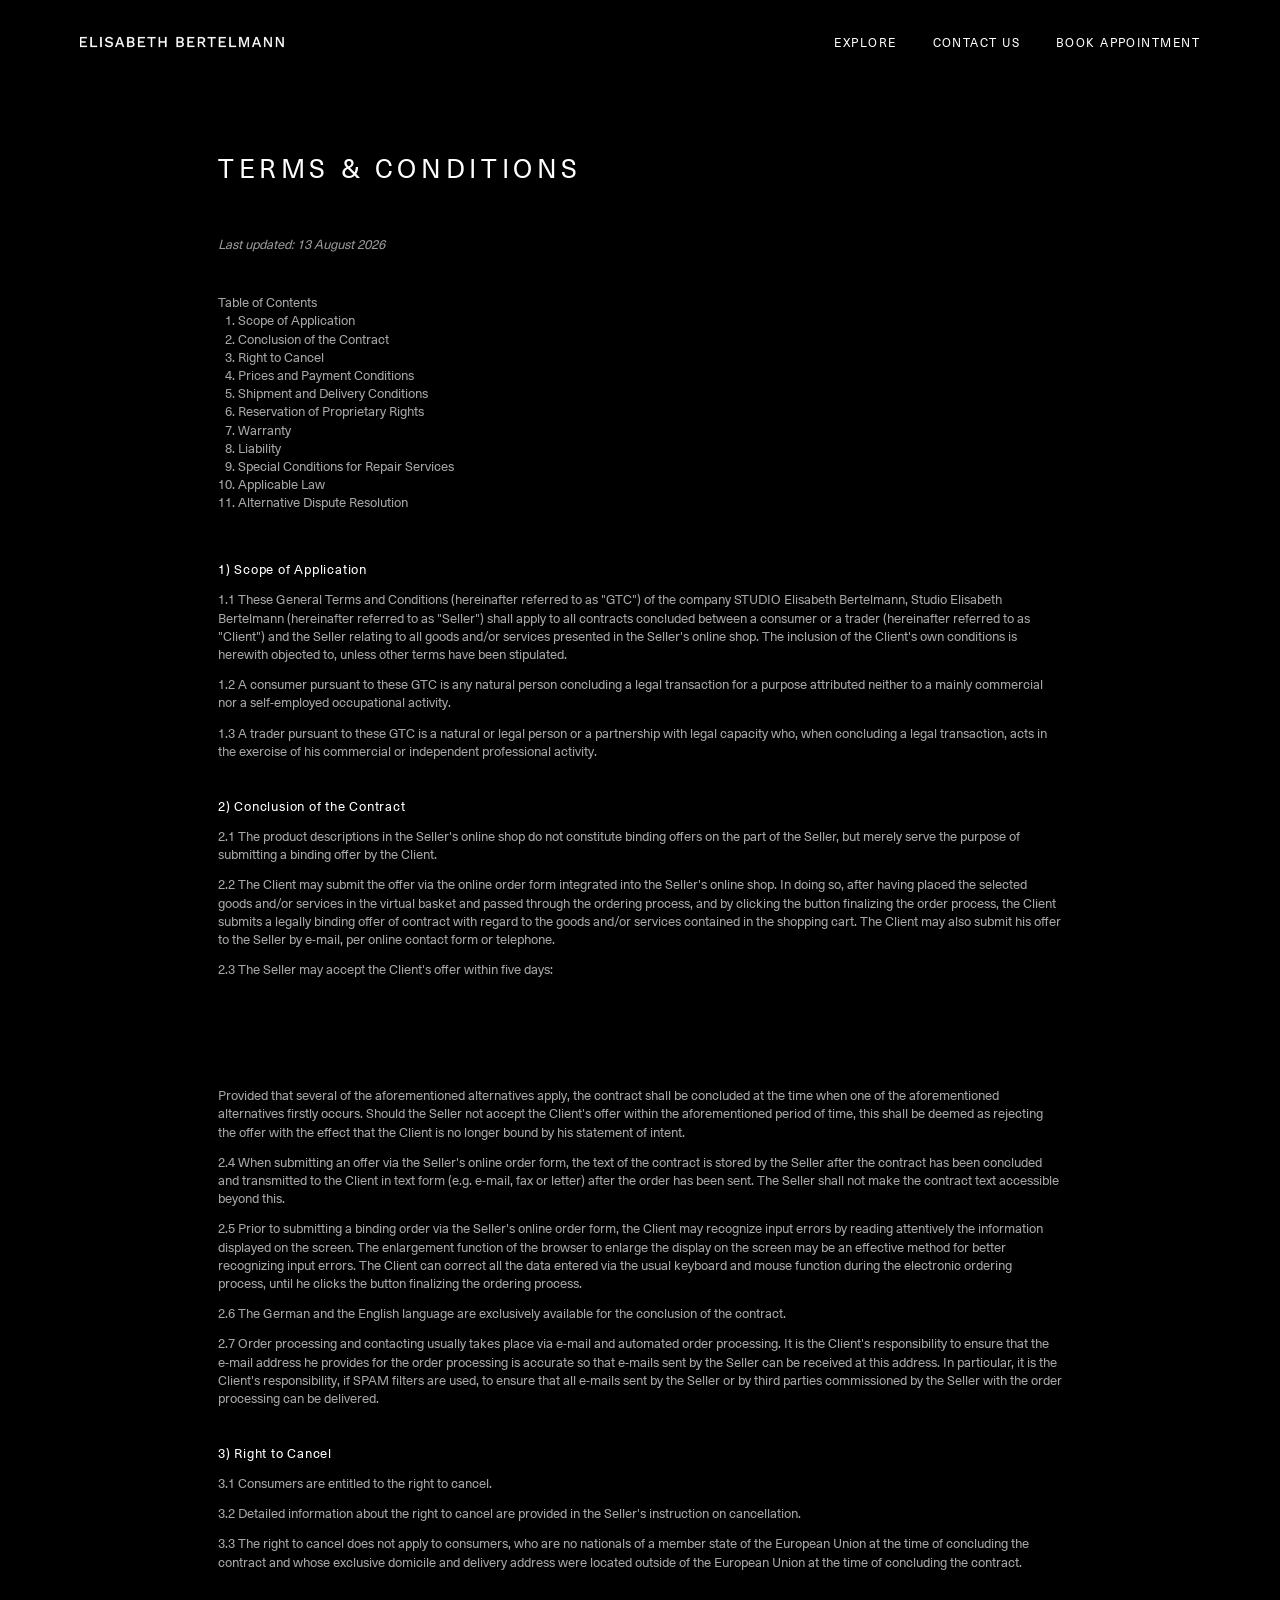
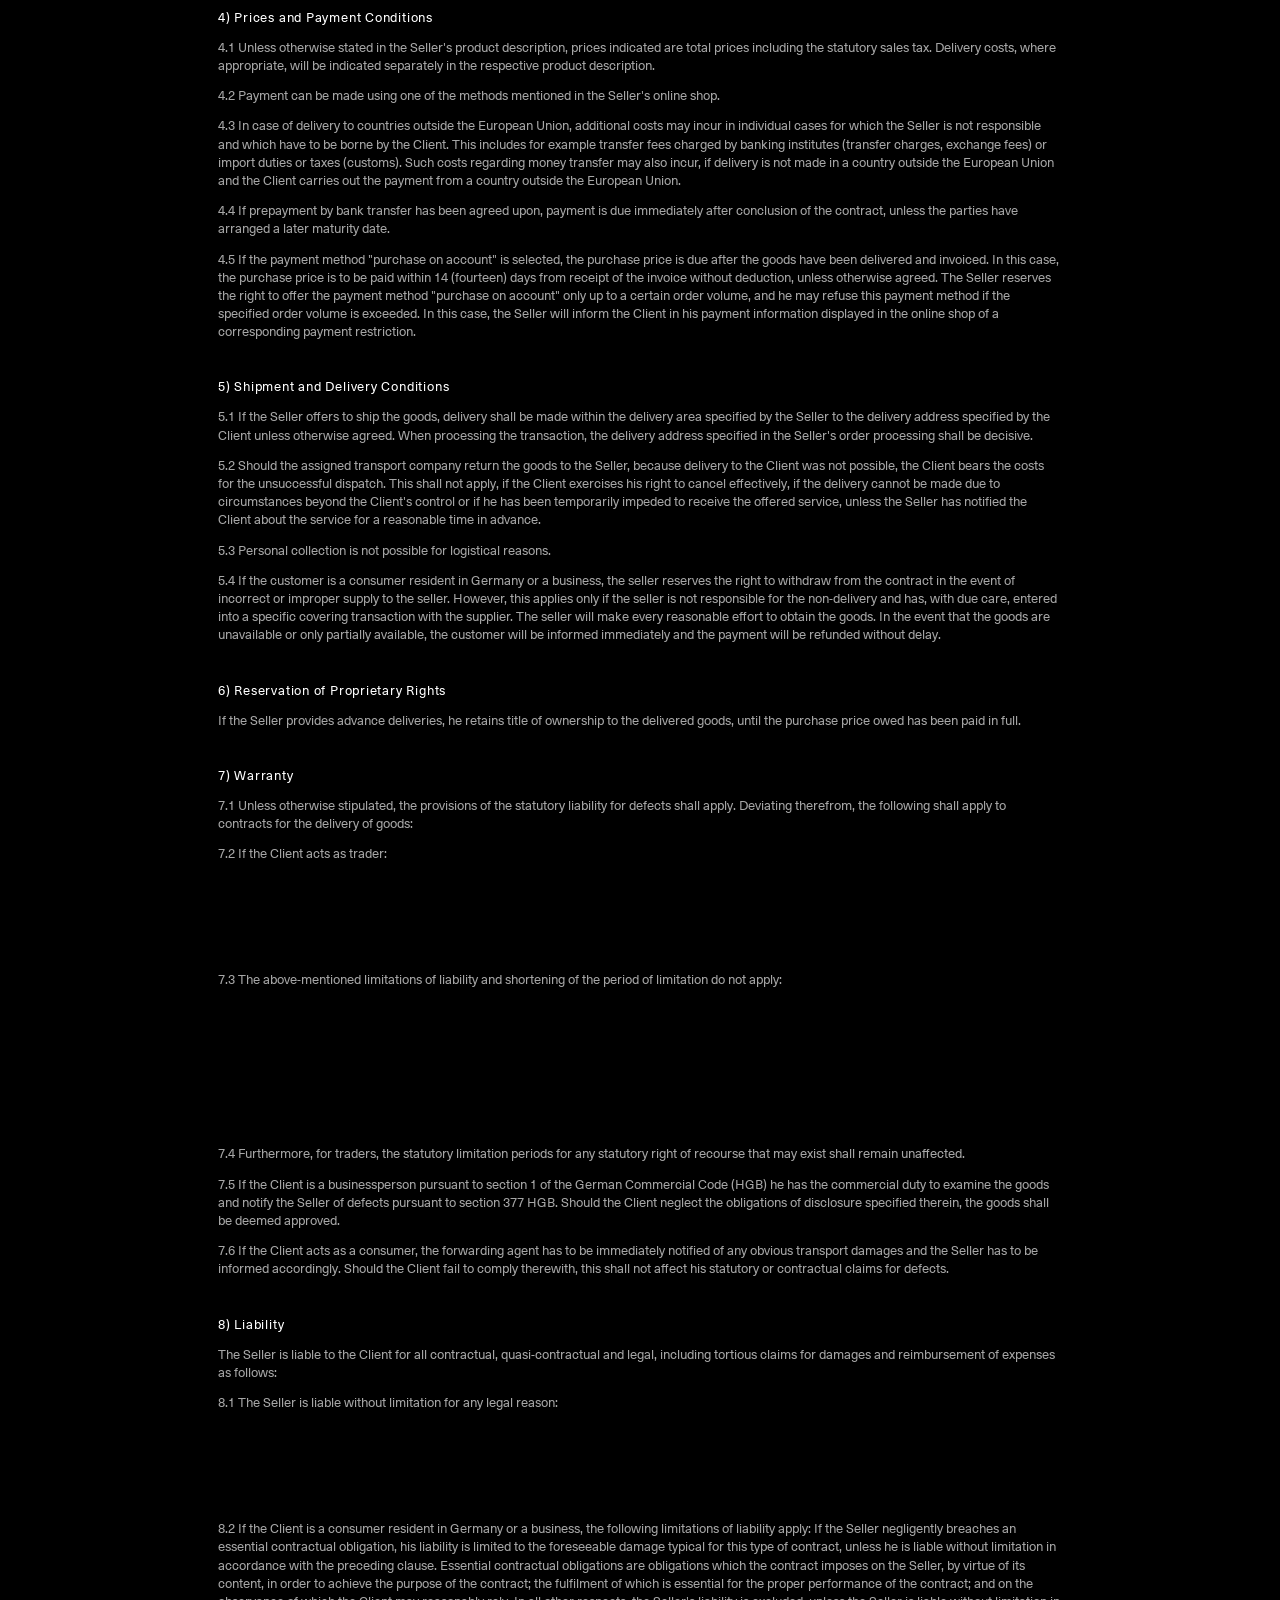
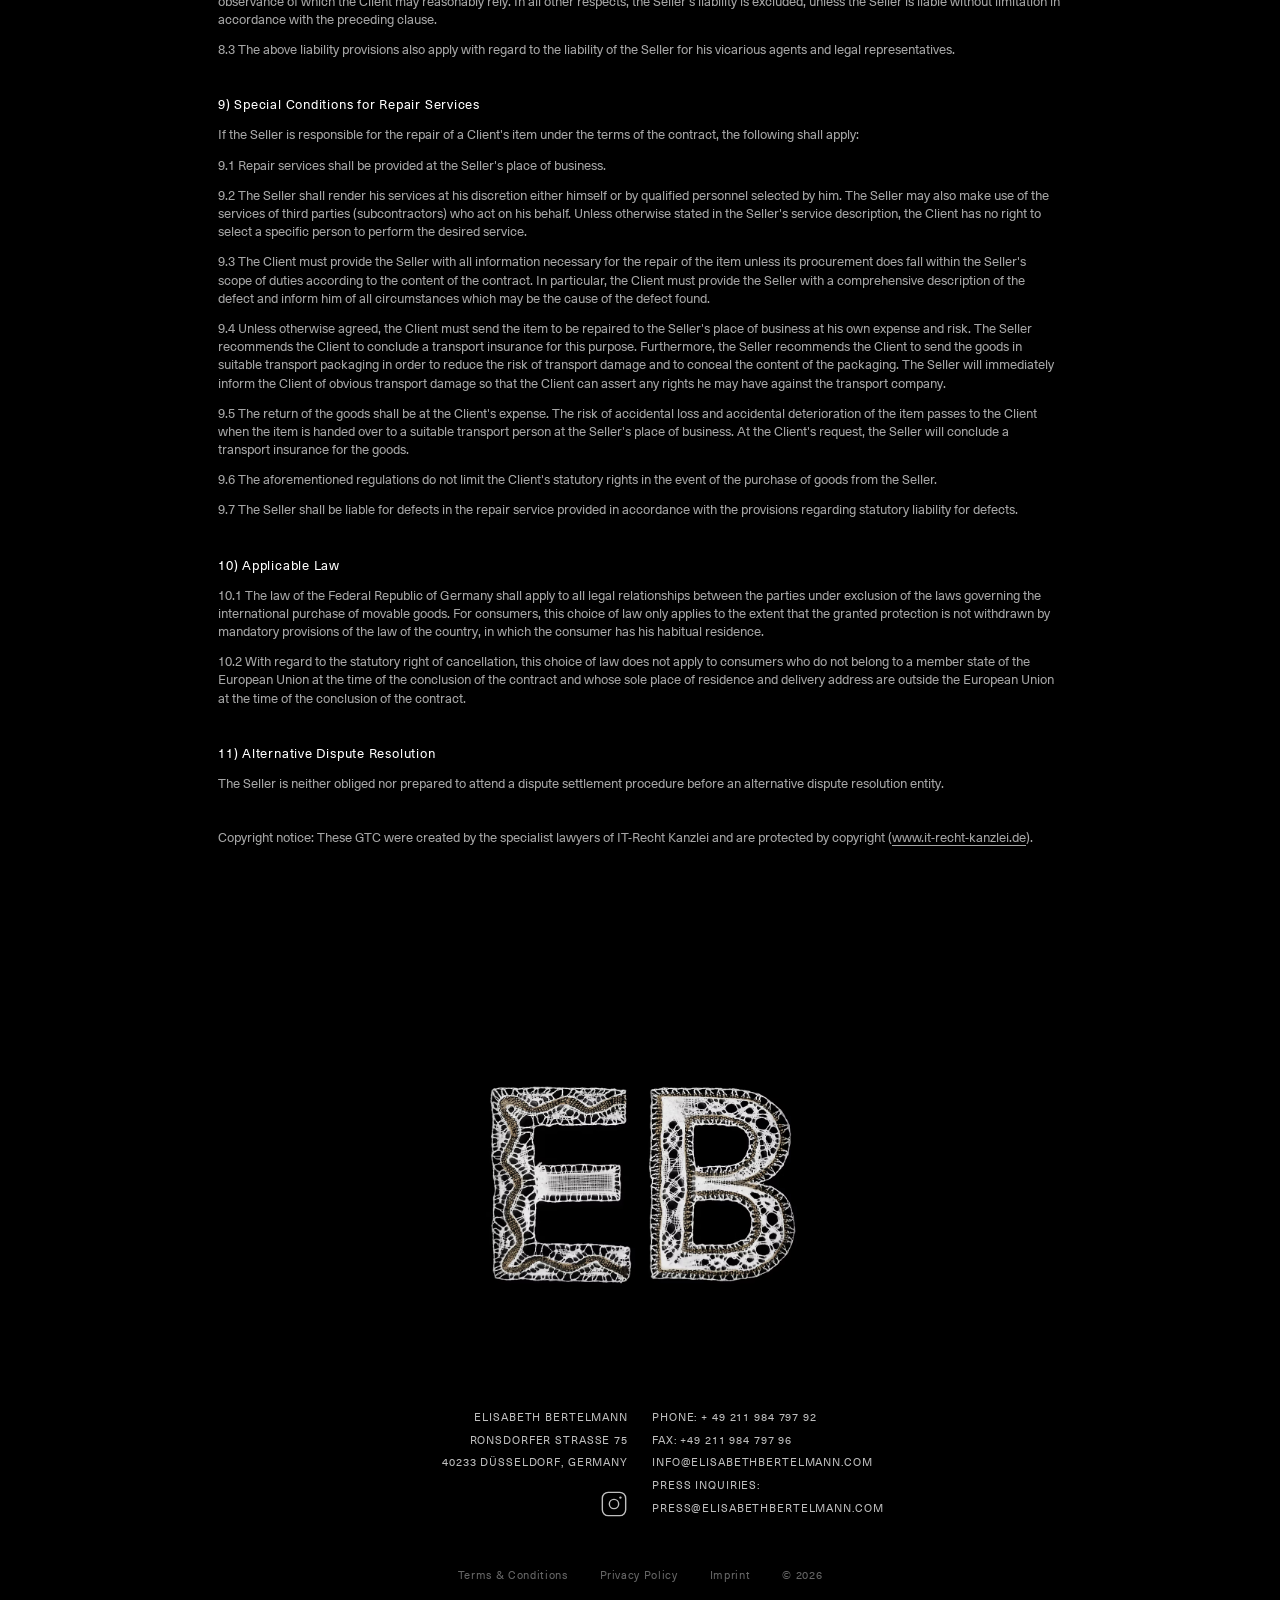
<file: pages/terms.html>
<!DOCTYPE html>
<html lang="en">
<head>
  <meta charset="UTF-8">
  <meta name="viewport" content="width=device-width, initial-scale=1.0">
  
  <title>Terms & Conditions — Elisabeth Bertelmann</title>
  <meta name="description" content="Terms and Conditions of Studio Elisabeth Bertelmann.">
  <meta name="robots" content="index, follow">
  <link rel="canonical" href="https://www.elisabethbertelmann.com/terms">

  <!-- Open Graph -->
  <meta property="og:type" content="website">
  <meta property="og:title" content="Terms & Conditions — Elisabeth Bertelmann">
  <meta property="og:description" content="Terms and Conditions of Studio Elisabeth Bertelmann.">
  <meta property="og:url" content="https://www.elisabethbertelmann.com/terms">
  <meta property="og:image" content="https://www.elisabethbertelmann.com/images/home-hero.jpg">
  <meta property="og:site_name" content="Elisabeth Bertelmann">

  <!-- Twitter Card -->
  <meta name="twitter:card" content="summary_large_image">
  <meta name="twitter:title" content="Terms & Conditions — Elisabeth Bertelmann">
  <meta name="twitter:description" content="Terms and Conditions of Studio Elisabeth Bertelmann.">
  <meta name="twitter:image" content="https://www.elisabethbertelmann.com/images/home-hero.jpg">
  <link rel="icon" type="image/png" href="../images/favicon.png">
  <link rel="stylesheet" href="../css/style.css">
  <style>
    body { background: #000; }

    .legal-page {
      padding: calc(var(--nav-height) + 80px) 10vw 100px;
      max-width: 1100px;
      margin: 0 auto;
    }

    .legal-page h1 {
      font-family: var(--font-body);
      font-weight: 400;
      font-size: clamp(18px, 2vw, 26px);
      letter-spacing: 0.18em;
      text-transform: uppercase;
      color: #fff;
      margin-bottom: 48px;
    }

    .legal-page .subtitle {
      font-family: var(--font-body);
      font-size: 13px;
      font-style: italic;
      color: rgba(255,255,255,0.6);
      margin-bottom: 40px;
      line-height: 1.4;
    }

    .legal-page h2 {
      font-family: var(--font-body);
      font-weight: 400;
      font-size: 13px;
      letter-spacing: 0.06em;
      color: #fff;
      margin: 36px 0 12px;
    }

    .legal-page p {
      font-family: var(--font-body);
      font-size: 13px;
      line-height: 1.4;
      color: rgba(255,255,255,0.65);
      margin-bottom: 12px;
    }

    .legal-page ol {
      font-family: var(--font-body);
      font-size: 13px;
      line-height: 1.4;
      color: rgba(255,255,255,0.65);
      padding-left: 20px;
      margin-bottom: 12px;
    }

    .legal-page a {
      color: rgba(255,255,255,0.65);
      text-decoration: underline;
      text-underline-offset: 3px;
    }

    .legal-page a:hover {
      color: #fff;
    }

    .toc {
      margin-bottom: 48px;
    }

    .toc p {
      margin-bottom: 0;
    }
  @media (min-width: 600px) and (max-width: 1024px) {
    .legal-page {
      padding: calc(var(--nav-height) + 60px) 60px 80px;
    }
  }
  @media (max-width: 599px) {
    .legal-page {
      padding: calc(var(--nav-height) + 40px) 24px 80px;
    }
  }
  </style>
</head>
<body>

  <nav class="nav" id="nav">
    <div class="nav__logo">
      <a href="../index.html"><img src="../images/logo.svg" alt="Elisabeth Bertelmann"></a>
    </div>
    <ul class="nav__links">
      <li><a href="explore.html">Explore</a></li>
      <li><a href="contact.html">Contact Us</a></li>
      <li><a href="book-appointment.html">Book Appointment</a></li>
    </ul>
    <button class="nav__hamburger" aria-label="Menu" aria-expanded="false">
      <span></span><span></span><span></span>
    </button>
  </nav>

  <div class="nav__mobile-menu" role="dialog" aria-label="Navigation">
    <a href="explore.html">Explore</a>
    <a href="contact.html">Contact Us</a>
    <a href="https://www.instagram.com/elisabethbertelmann/" target="_blank" rel="noopener">Instagram</a>
    <a href="book-appointment.html">Book Appointment</a>
  </div>

  <main>
    <div class="legal-page">

      <h1>Terms &amp; Conditions</h1>

      <p class="subtitle">Last updated: 13 August 2026</p>

      <div class="toc">
        <p>Table of Contents</p>
        <ol>
          <li>Scope of Application</li>
          <li>Conclusion of the Contract</li>
          <li>Right to Cancel</li>
          <li>Prices and Payment Conditions</li>
          <li>Shipment and Delivery Conditions</li>
          <li>Reservation of Proprietary Rights</li>
          <li>Warranty</li>
          <li>Liability</li>
          <li>Special Conditions for Repair Services</li>
          <li>Applicable Law</li>
          <li>Alternative Dispute Resolution</li>
        </ol>
      </div>

      <h2>1) Scope of Application</h2>
      <p>1.1 These General Terms and Conditions (hereinafter referred to as "GTC") of the company STUDIO Elisabeth Bertelmann, Studio Elisabeth Bertelmann (hereinafter referred to as "Seller") shall apply to all contracts concluded between a consumer or a trader (hereinafter referred to as "Client") and the Seller relating to all goods and/or services presented in the Seller's online shop. The inclusion of the Client's own conditions is herewith objected to, unless other terms have been stipulated.</p>
      <p>1.2 A consumer pursuant to these GTC is any natural person concluding a legal transaction for a purpose attributed neither to a mainly commercial nor a self-employed occupational activity.</p>
      <p>1.3 A trader pursuant to these GTC is a natural or legal person or a partnership with legal capacity who, when concluding a legal transaction, acts in the exercise of his commercial or independent professional activity.</p>

      <h2>2) Conclusion of the Contract</h2>
      <p>2.1 The product descriptions in the Seller's online shop do not constitute binding offers on the part of the Seller, but merely serve the purpose of submitting a binding offer by the Client.</p>
      <p>2.2 The Client may submit the offer via the online order form integrated into the Seller's online shop. In doing so, after having placed the selected goods and/or services in the virtual basket and passed through the ordering process, and by clicking the button finalizing the order process, the Client submits a legally binding offer of contract with regard to the goods and/or services contained in the shopping cart. The Client may also submit his offer to the Seller by e-mail, per online contact form or telephone.</p>
      <p>2.3 The Seller may accept the Client's offer within five days:</p>
      <ul>
        <li>by transferring a written order confirmation or an order confirmation in written form (fax or e-mail); insofar receipt of order confirmation by the Client is decisive, or</li>
        <li>by delivering ordered goods to the Client; insofar receipt of goods by the Client is decisive, or</li>
        <li>by requesting the Client to pay after he placed his order.</li>
      </ul>
      <p>Provided that several of the aforementioned alternatives apply, the contract shall be concluded at the time when one of the aforementioned alternatives firstly occurs. Should the Seller not accept the Client's offer within the aforementioned period of time, this shall be deemed as rejecting the offer with the effect that the Client is no longer bound by his statement of intent.</p>
      <p>2.4 When submitting an offer via the Seller's online order form, the text of the contract is stored by the Seller after the contract has been concluded and transmitted to the Client in text form (e.g. e-mail, fax or letter) after the order has been sent. The Seller shall not make the contract text accessible beyond this.</p>
      <p>2.5 Prior to submitting a binding order via the Seller's online order form, the Client may recognize input errors by reading attentively the information displayed on the screen. The enlargement function of the browser to enlarge the display on the screen may be an effective method for better recognizing input errors. The Client can correct all the data entered via the usual keyboard and mouse function during the electronic ordering process, until he clicks the button finalizing the ordering process.</p>
      <p>2.6 The German and the English language are exclusively available for the conclusion of the contract.</p>
      <p>2.7 Order processing and contacting usually takes place via e-mail and automated order processing. It is the Client's responsibility to ensure that the e-mail address he provides for the order processing is accurate so that e-mails sent by the Seller can be received at this address. In particular, it is the Client's responsibility, if SPAM filters are used, to ensure that all e-mails sent by the Seller or by third parties commissioned by the Seller with the order processing can be delivered.</p>

      <h2>3) Right to Cancel</h2>
      <p>3.1 Consumers are entitled to the right to cancel.</p>
      <p>3.2 Detailed information about the right to cancel are provided in the Seller's instruction on cancellation.</p>
      <p>3.3 The right to cancel does not apply to consumers, who are no nationals of a member state of the European Union at the time of concluding the contract and whose exclusive domicile and delivery address were located outside of the European Union at the time of concluding the contract.</p>

      <h2>4) Prices and Payment Conditions</h2>
      <p>4.1 Unless otherwise stated in the Seller's product description, prices indicated are total prices including the statutory sales tax. Delivery costs, where appropriate, will be indicated separately in the respective product description.</p>
      <p>4.2 Payment can be made using one of the methods mentioned in the Seller's online shop.</p>
      <p>4.3 In case of delivery to countries outside the European Union, additional costs may incur in individual cases for which the Seller is not responsible and which have to be borne by the Client. This includes for example transfer fees charged by banking institutes (transfer charges, exchange fees) or import duties or taxes (customs). Such costs regarding money transfer may also incur, if delivery is not made in a country outside the European Union and the Client carries out the payment from a country outside the European Union.</p>
      <p>4.4 If prepayment by bank transfer has been agreed upon, payment is due immediately after conclusion of the contract, unless the parties have arranged a later maturity date.</p>
      <p>4.5 If the payment method "purchase on account" is selected, the purchase price is due after the goods have been delivered and invoiced. In this case, the purchase price is to be paid within 14 (fourteen) days from receipt of the invoice without deduction, unless otherwise agreed. The Seller reserves the right to offer the payment method "purchase on account" only up to a certain order volume, and he may refuse this payment method if the specified order volume is exceeded. In this case, the Seller will inform the Client in his payment information displayed in the online shop of a corresponding payment restriction.</p>

      <h2>5) Shipment and Delivery Conditions</h2>
      <p>5.1 If the Seller offers to ship the goods, delivery shall be made within the delivery area specified by the Seller to the delivery address specified by the Client unless otherwise agreed. When processing the transaction, the delivery address specified in the Seller's order processing shall be decisive.</p>
      <p>5.2 Should the assigned transport company return the goods to the Seller, because delivery to the Client was not possible, the Client bears the costs for the unsuccessful dispatch. This shall not apply, if the Client exercises his right to cancel effectively, if the delivery cannot be made due to circumstances beyond the Client's control or if he has been temporarily impeded to receive the offered service, unless the Seller has notified the Client about the service for a reasonable time in advance.</p>
      <p>5.3 Personal collection is not possible for logistical reasons.</p>
      <p>5.4 If the customer is a consumer resident in Germany or a business, the seller reserves the right to withdraw from the contract in the event of incorrect or improper supply to the seller. However, this applies only if the seller is not responsible for the non-delivery and has, with due care, entered into a specific covering transaction with the supplier. The seller will make every reasonable effort to obtain the goods. In the event that the goods are unavailable or only partially available, the customer will be informed immediately and the payment will be refunded without delay.</p>

      <h2>6) Reservation of Proprietary Rights</h2>
      <p>If the Seller provides advance deliveries, he retains title of ownership to the delivered goods, until the purchase price owed has been paid in full.</p>

      <h2>7) Warranty</h2>
      <p>7.1 Unless otherwise stipulated, the provisions of the statutory liability for defects shall apply. Deviating therefrom, the following shall apply to contracts for the delivery of goods:</p>
      <p>7.2 If the Client acts as trader:</p>
      <ul>
        <li>the Seller may choose the type of subsequent performance,</li>
        <li>for new goods, the limitation period for claims for defects shall be one year from delivery of the goods,</li>
        <li>for used goods, the rights and claims for defects are excluded,</li>
        <li>the limitation period shall not recommence if a replacement delivery is made within the scope of liability for defects.</li>
      </ul>
      <p>7.3 The above-mentioned limitations of liability and shortening of the period of limitation do not apply:</p>
      <ul>
        <li>to claims for damages and reimbursement of expenses of the Client,</li>
        <li>if the Seller has fraudulently concealed the defect,</li>
        <li>for goods which have been used in accordance with their customary use for a building and which have caused its defectiveness,</li>
        <li>for any existing obligation of the Seller to provide updates for digital products with respect to contracts for the supply of goods with digital elements.</li>
      </ul>
      <p>7.4 Furthermore, for traders, the statutory limitation periods for any statutory right of recourse that may exist shall remain unaffected.</p>
      <p>7.5 If the Client is a businessperson pursuant to section 1 of the German Commercial Code (HGB) he has the commercial duty to examine the goods and notify the Seller of defects pursuant to section 377 HGB. Should the Client neglect the obligations of disclosure specified therein, the goods shall be deemed approved.</p>
      <p>7.6 If the Client acts as a consumer, the forwarding agent has to be immediately notified of any obvious transport damages and the Seller has to be informed accordingly. Should the Client fail to comply therewith, this shall not affect his statutory or contractual claims for defects.</p>

      <h2>8) Liability</h2>
      <p>The Seller is liable to the Client for all contractual, quasi-contractual and legal, including tortious claims for damages and reimbursement of expenses as follows:</p>
      <p>8.1 The Seller is liable without limitation for any legal reason:</p>
      <ul>
        <li>in the event of intent or gross negligence,</li>
        <li>in the event of intentional or negligent injury to life, body or health,</li>
        <li>due to a guarantee promise, unless otherwise regulated in this regard,</li>
        <li>due to mandatory liability such as under the German Product Liability Act (Produkthaftungsgesetz).</li>
      </ul>
      <p>8.2 If the Client is a consumer resident in Germany or a business, the following limitations of liability apply: If the Seller negligently breaches an essential contractual obligation, his liability is limited to the foreseeable damage typical for this type of contract, unless he is liable without limitation in accordance with the preceding clause. Essential contractual obligations are obligations which the contract imposes on the Seller, by virtue of its content, in order to achieve the purpose of the contract; the fulfilment of which is essential for the proper performance of the contract; and on the observance of which the Client may reasonably rely. In all other respects, the Seller's liability is excluded, unless the Seller is liable without limitation in accordance with the preceding clause.</p>
      <p>8.3 The above liability provisions also apply with regard to the liability of the Seller for his vicarious agents and legal representatives.</p>

      <h2>9) Special Conditions for Repair Services</h2>
      <p>If the Seller is responsible for the repair of a Client's item under the terms of the contract, the following shall apply:</p>
      <p>9.1 Repair services shall be provided at the Seller's place of business.</p>
      <p>9.2 The Seller shall render his services at his discretion either himself or by qualified personnel selected by him. The Seller may also make use of the services of third parties (subcontractors) who act on his behalf. Unless otherwise stated in the Seller's service description, the Client has no right to select a specific person to perform the desired service.</p>
      <p>9.3 The Client must provide the Seller with all information necessary for the repair of the item unless its procurement does fall within the Seller's scope of duties according to the content of the contract. In particular, the Client must provide the Seller with a comprehensive description of the defect and inform him of all circumstances which may be the cause of the defect found.</p>
      <p>9.4 Unless otherwise agreed, the Client must send the item to be repaired to the Seller's place of business at his own expense and risk. The Seller recommends the Client to conclude a transport insurance for this purpose. Furthermore, the Seller recommends the Client to send the goods in suitable transport packaging in order to reduce the risk of transport damage and to conceal the content of the packaging. The Seller will immediately inform the Client of obvious transport damage so that the Client can assert any rights he may have against the transport company.</p>
      <p>9.5 The return of the goods shall be at the Client's expense. The risk of accidental loss and accidental deterioration of the item passes to the Client when the item is handed over to a suitable transport person at the Seller's place of business. At the Client's request, the Seller will conclude a transport insurance for the goods.</p>
      <p>9.6 The aforementioned regulations do not limit the Client's statutory rights in the event of the purchase of goods from the Seller.</p>
      <p>9.7 The Seller shall be liable for defects in the repair service provided in accordance with the provisions regarding statutory liability for defects.</p>

      <h2>10) Applicable Law</h2>
      <p>10.1 The law of the Federal Republic of Germany shall apply to all legal relationships between the parties under exclusion of the laws governing the international purchase of movable goods. For consumers, this choice of law only applies to the extent that the granted protection is not withdrawn by mandatory provisions of the law of the country, in which the consumer has his habitual residence.</p>
      <p>10.2 With regard to the statutory right of cancellation, this choice of law does not apply to consumers who do not belong to a member state of the European Union at the time of the conclusion of the contract and whose sole place of residence and delivery address are outside the European Union at the time of the conclusion of the contract.</p>

      <h2>11) Alternative Dispute Resolution</h2>
      <p>The Seller is neither obliged nor prepared to attend a dispute settlement procedure before an alternative dispute resolution entity.</p>

      <p style="margin-top: 36px;">Copyright notice: These GTC were created by the specialist lawyers of IT-Recht Kanzlei and are protected by copyright (<a href="https://www.it-recht-kanzlei.de" target="_blank" rel="noopener">www.it-recht-kanzlei.de</a>).</p>

    </div>
  </main>

  <footer class="footer">
    <div class="footer__monogram">
      <img src="../images/footer-monogram.jpg" alt="EB">
    </div>
    <div class="footer__info">
      <div class="footer__info-left">
        <p>ELISABETH BERTELMANN</p>
        <p>RONSDORFER STRASSE 75</p>
        <p>40233 DÜSSELDORF, GERMANY</p>
        <a href="https://www.instagram.com/elisabethbertelmann/" target="_blank" rel="noopener" class="footer__instagram-icon" aria-label="Instagram">
          <svg viewBox="0 0 24 24" fill="none" stroke="currentColor" stroke-width="1.2" stroke-linecap="round" stroke-linejoin="round">
            <rect x="2" y="2" width="20" height="20" rx="5" ry="5"/>
            <circle cx="12" cy="12" r="4"/>
            <circle cx="17.5" cy="6.5" r="1" fill="currentColor" stroke="none"/>
          </svg>
        </a>
      </div>
      <div class="footer__info-right">
        <a href="tel:+4921198479792">PHONE: + 49 211 984 797 92</a>
        <a href="tel:+4921198479796">FAX: +49 211 984 797 96</a>
        <a href="mailto:info@elisabethbertelmann.com">INFO@ELISABETHBERTELMANN.COM</a>
        <p>PRESS INQUIRIES:</p>
        <a href="mailto:press@elisabethbertelmann.com">PRESS@ELISABETHBERTELMANN.COM</a>
      </div>
    </div>
    <div class="footer__legal">
      <a href="terms.html">Terms &amp; Conditions</a>
      <a href="privacy.html">Privacy Policy</a>
      <a href="imprint.html">Imprint</a>
      <span>© 2026</span>
    </div>
  </footer>

  <script src="../js/nav.js"></script>
</body>
</html>
</file>
<file: css/style.css>
/* ============================================
   ELISABETH BERTELMANN — Main Stylesheet
   ============================================ */

@font-face {
  font-family: 'WorkSans';
  src: url('../fonts/WorkSans-Bold.ttf') format('truetype');
  font-weight: 700;
  font-style: normal;
  font-display: swap;
}

@font-face {
  font-family: 'NeueHaasUnica';
  src: url('../fonts/NeueHaasUnicaPro-Regular.ttf') format('truetype');
  font-weight: 400;
  font-style: normal;
  font-display: swap;
}

@font-face {
  font-family: 'NeueHaasUnica';
  src: url('../fonts/NeueHaasUnicaPro-Bold.ttf') format('truetype');
  font-weight: 700;
  font-style: normal;
  font-display: swap;
}

/* ============================================
   VARIABLES
   ============================================ */

:root {
  --black: #000000;
  --white: #FFFFFF;
  --nav-height: 68px;
  --font-body: 'NeueHaasUnica', sans-serif;
  --letter-spacing-ui: 0.12em;
  --transition: 0.2s ease;
}

/* ============================================
   RESET & BASE
   ============================================ */

*, *::before, *::after {
  box-sizing: border-box;
  margin: 0;
  padding: 0;
}

html {
  font-size: 16px;
  -webkit-font-smoothing: antialiased;
  -moz-osx-font-smoothing: grayscale;
}

body {
  font-family: var(--font-body);
  color: var(--black);
  background: var(--white);
  overflow-x: hidden;
}

img {
  display: block;
  max-width: 100%;
}

a {
  color: inherit;
  text-decoration: none;
}

/* ============================================
   NAVIGATION — always transparent
   ============================================ */

.nav {
  position: fixed;
  top: 0;
  left: 0;
  right: 0;
  z-index: 100;
  height: var(--nav-height);
  display: flex;
  align-items: flex-end;
  justify-content: space-between;
  padding: 0 80px 16px;
  background: transparent;
}

.nav__logo img {
  height: 20px;
  width: auto;
  filter: brightness(0) invert(1);
}

.nav__links {
  display: flex;
  align-items: center;
  gap: 36px;
  list-style: none;
}

.nav__links a {
  font-family: var(--font-body);
  font-weight: 400;
  font-size: 12px;
  letter-spacing: var(--letter-spacing-ui);
  text-transform: uppercase;
  color: var(--white);
  transition: opacity var(--transition);
}

.nav__links a:hover {
  opacity: 0.5;
}

/* Hamburger */
.nav__hamburger {
  display: none;
  flex-direction: column;
  gap: 5px;
  background: none;
  border: none;
  cursor: pointer;
  padding: 4px;
}

.nav__hamburger span {
  display: block;
  width: 22px;
  height: 1px;
  background: var(--white);
  transition: transform var(--transition), opacity var(--transition);
}

.nav__hamburger.open span:nth-child(1) { transform: translateY(6px) rotate(45deg); }
.nav__hamburger.open span:nth-child(2) { opacity: 0; }
.nav__hamburger.open span:nth-child(3) { transform: translateY(-6px) rotate(-45deg); }

/* Mobile menu */
.nav__mobile-menu {
  display: none;
  position: fixed;
  top: 0;
  left: 0; right: 0; bottom: 0;
  background: var(--black);
  z-index: 99;
  flex-direction: column;
  align-items: flex-start;
  justify-content: center;
  padding-left: 24px;
  padding-bottom: 15vh;
  gap: 40px;
  opacity: 0;
  pointer-events: none;
  transition: opacity 0.3s ease;
}

.nav__mobile-menu.open {
  opacity: 1;
  pointer-events: all;
}

.nav__mobile-menu a {
  font-family: var(--font-body);
  font-size: 12px;
  letter-spacing: var(--letter-spacing-ui);
  text-transform: uppercase;
  color: var(--white);
  line-height: 1;
}

/* ============================================
   FOOTER
   ============================================ */

.footer {
  background: var(--black);
  color: var(--white);
  padding: 80px 40px 48px;
}

.footer__monogram {
  display: flex;
  justify-content: center;
  margin-bottom: 72px;
}

.footer__monogram img {
  width: clamp(280px, 35vw, 480px);
  height: auto;
}

.footer__info {
  display: flex;
  justify-content: center;
  gap: 0;
  margin-bottom: 48px;
  align-items: flex-start;
  width: 100%;
}

.footer__info-left,
.footer__info-right {
  display: flex;
  flex-direction: column;
  gap: 5px;
  width: clamp(180px, 22vw, 300px);
}

.footer__info-left {
  align-items: flex-end;
  text-align: right;
  padding-right: 12px;
}

.footer__info-right {
  align-items: flex-start;
  text-align: left;
  padding-left: 12px;
}

.footer__info p,
.footer__info a {
  font-family: var(--font-body);
  font-size: 11px;
  letter-spacing: 0.08em;
  line-height: 1.6;
  color: rgba(255,255,255,0.75);
}

.footer__info a:hover {
  color: var(--white);
}

.footer__instagram-icon {
  display: flex;
  align-items: center;
  justify-content: flex-end;
  margin-top: 14px;
  color: rgba(255,255,255,0.75);
  transition: color var(--transition);
}

.footer__instagram-icon:hover {
  color: var(--white);
}

.footer__instagram-icon svg {
  width: 28px;
  height: 28px;
}

/* Legal — no border */
.footer__legal {
  display: flex;
  align-items: center;
  justify-content: center;
  gap: 32px;
  flex-wrap: wrap;
  font-size: 11px;
  letter-spacing: 0.06em;
  color: rgba(255,255,255,0.4);
  padding-top: 0;
}

.footer__legal a {
  transition: color var(--transition);
}

.footer__legal a:hover {
  color: rgba(255,255,255,0.8);
}

/* ============================================
   RESPONSIVE
   ============================================ */

@media (max-width: 768px) {
  .nav { padding: 16px 24px; height: auto; align-items: center; }
  .nav__logo img { height: 20px; }
  .nav__links { display: none; }
  .nav__hamburger { display: flex; }
  .nav__mobile-menu { display: flex; }

  .footer { padding: 64px 16px 40px; }

  .footer__monogram img {
    width: clamp(200px, 60vw, 320px);
  }

  .footer__info {
    flex-direction: row;
    justify-content: center;
    gap: 0;
    align-items: flex-start;
    width: 100%;
  }

  .footer__info-left {
    align-items: flex-end;
    text-align: right;
    width: 35vw;
    padding-right: 6px;
  }

  .footer__info-right {
    align-items: flex-start;
    text-align: left;
    width: 35vw;
    padding-left: 6px;
    padding-top: 0;
  }

  .footer__info p,
  .footer__info a {
    font-size: 8px;
    letter-spacing: 0.06em;
    text-transform: uppercase;
    line-height: 1.6;
  }

  .footer__instagram-icon {
    justify-content: flex-end;
    margin-top: 8px;
  }

  .footer__instagram-icon svg {
    width: 20px;
    height: 20px;
  }

  .footer__legal {
    gap: 12px;
    font-size: 9px;
  }
}

/* ============================================
   TABLET — Footer stays desktop layout
   ============================================ */

@media (min-width: 600px) and (max-width: 1024px) {
  .nav { padding: 16px 60px; align-items: flex-end; padding-bottom: 12px; }
  .nav__mobile-menu { padding-left: 60px; }
  .footer__info {
    flex-direction: row;
    gap: 7px;
  }

  .footer__info-left {
    align-items: flex-end;
    text-align: right;
  }

  .footer__info-right {
    align-items: flex-start;
    text-align: left;
  }

  .footer__instagram-icon {
    justify-content: flex-end;
  }
}

/* Black nav variant */
.nav--black .nav__logo img { filter: none; }
.nav--black .nav__links a { color: #000; }
.nav--black .nav__hamburger span { background: #000; }
.nav--black .nav__hamburger.open span { background: #fff; }
</file>
<file: css/home.css>
/* ============================================
   HOME PAGE
   ============================================ */

/* ---- Shared section media (img + video) ---- */

.section-media {
  position: absolute;
  inset: 0;
  width: 100%;
  height: 100%;
  object-fit: cover;
  object-position: center top;
}

/* ---- Hero ---- */

.section-hero {
  position: relative;
  width: 100%;
  height: 100vh;
  overflow: hidden;
}

/* Full-screen wordmark — fixed, fades on scroll */
.section-hero__wordmark {
  position: fixed;
  top: 0;
  /* mirror nav padding exactly — change this one value and nav stays in sync */
  left: 80px;
  right: 80px;
  height: 100vh;
  display: flex;
  align-items: center;
  pointer-events: none;
  z-index: 10;
  will-change: opacity;
}

.section-hero__wordmark img {
  width: 100%;
  height: auto;
}

/* ---- Split sections — 100vh ---- */

.section-split {
  position: relative;
  display: grid;
  grid-template-columns: 1fr 1fr;
  height: 100vh;
  overflow: hidden;
}

.section-split__col {
  position: relative;
  overflow: hidden;
  height: 100%;
}

/* No zoom on hover — static */
.section-split__col img,
.section-split__col video {
  position: absolute;
  inset: 0;
  width: 100%;
  height: 100%;
  object-fit: cover;
  object-position: center top;
}

/* ---- Full-width section — 100vh ---- */

.section-full {
  position: relative;
  width: 100%;
  height: 100vh;
  overflow: hidden;
}

.section-full img,
.section-full video {
  position: absolute;
  inset: 0;
  width: 100%;
  height: 100%;
  object-fit: cover;
  object-position: center;
}

/* ============================================
   RESPONSIVE
   ============================================ */

@media (max-width: 599px) {
  .section-hero {
    height: 70vh;
  }

  .section-split {
    grid-template-columns: 1fr 1fr;
    height: 40vh;
  }

  .section-split__col {
    position: relative;
  }

  /* Left col: anchor to right (inner) edge, right col: anchor to left (inner) edge */
  .section-split__col:first-child img,
  .section-split__col:first-child video {
    object-position: right center;
  }

  .section-split__col:last-child img,
  .section-split__col:last-child video {
    object-position: left center;
  }

  .section-full {
    height: 70vh;
  }

  .section-hero__wordmark {
    height: 70vh;
    left: 24px;
    right: 24px;
  }
}

/* ============================================
   TABLET — 768px to 1024px
   ============================================ */

@media (min-width: 600px) and (max-width: 1024px) {

  .section-hero {
    height: 60vh;
  }

  /* Split: side by side, 60vh total */
  .section-split {
    height: 60vh;
    grid-template-columns: 1fr 1fr;
  }

  .section-full {
    height: 60vh;
  }

  /* Wordmark: centered within 60vh hero, aligned with nav */
  .section-hero__wordmark {
    height: 60vh;
    left: 60px;
    right: 60px;
  }

}

/* Nav black on hero pages */
.nav--black .nav__logo img { filter: none; }
.nav--black .nav__links a { color: #000; }
.nav--black .nav__hamburger span { background: #000; }
</file>
